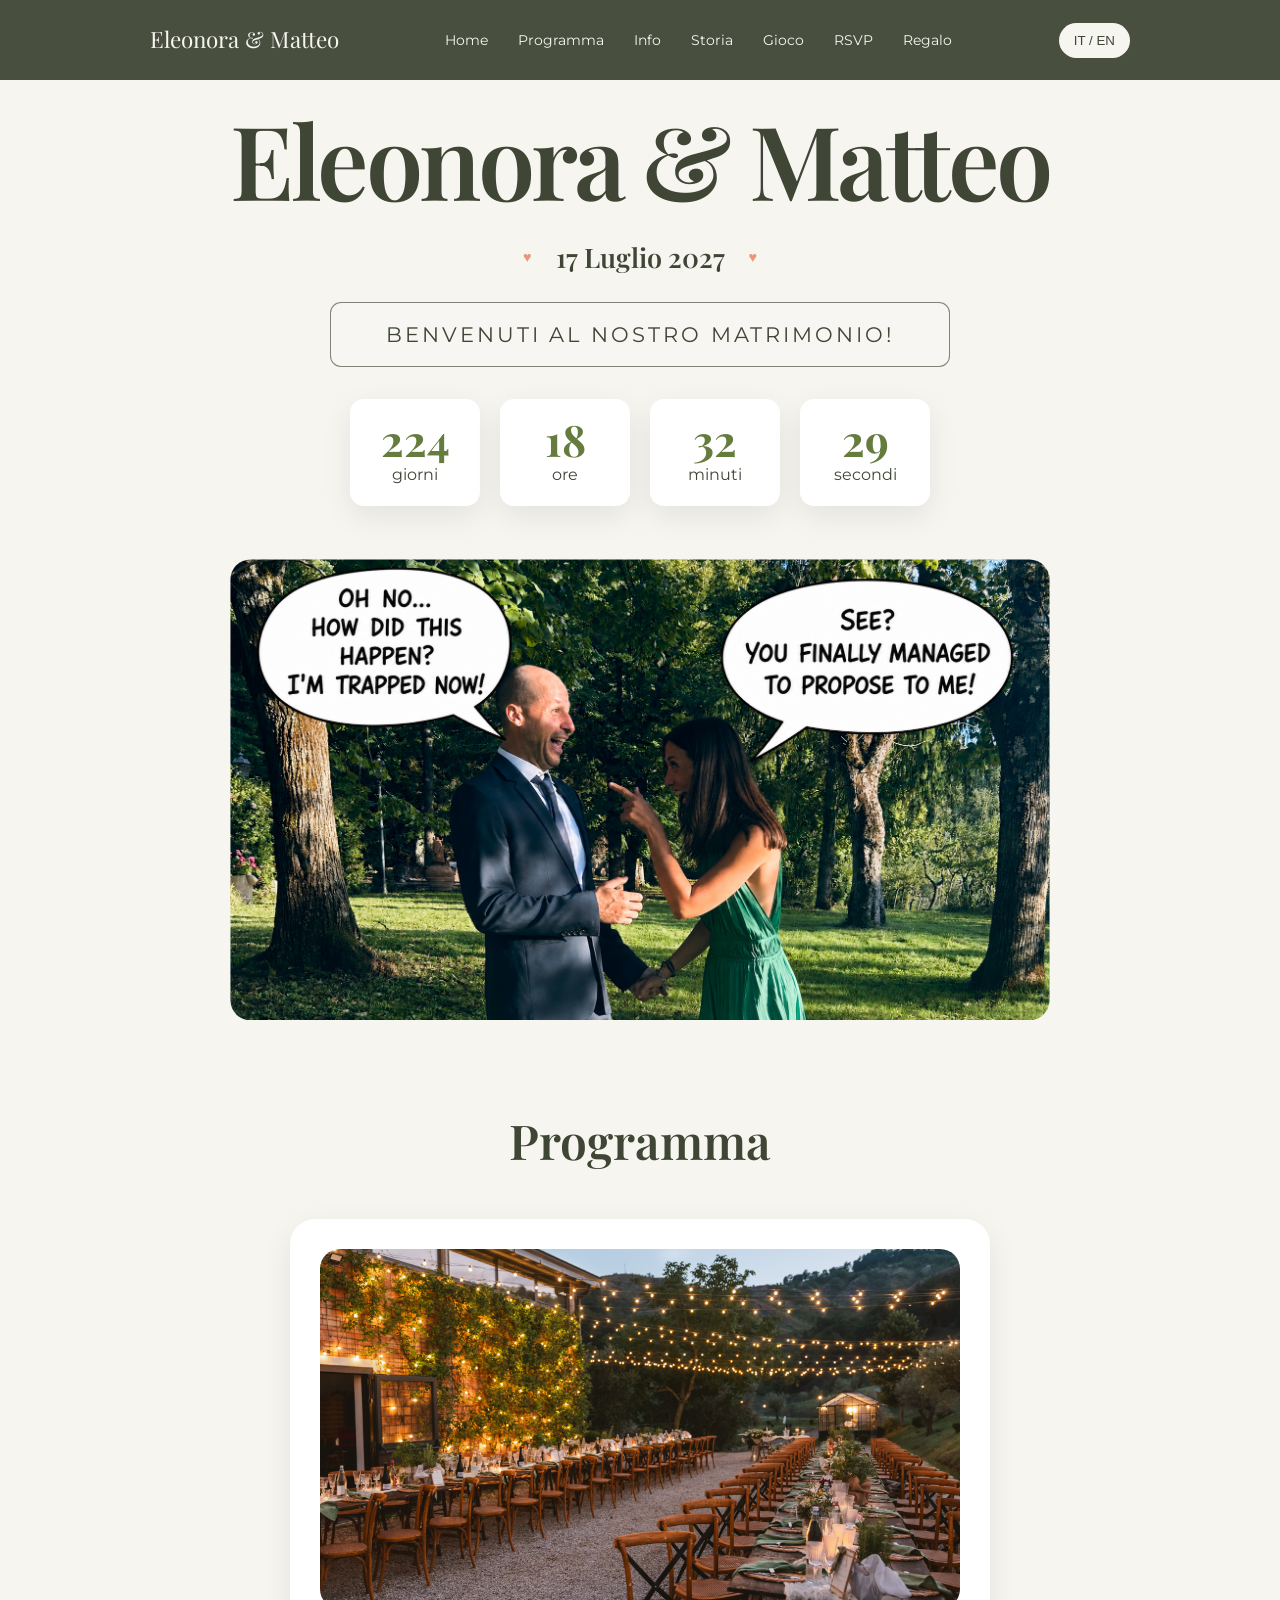
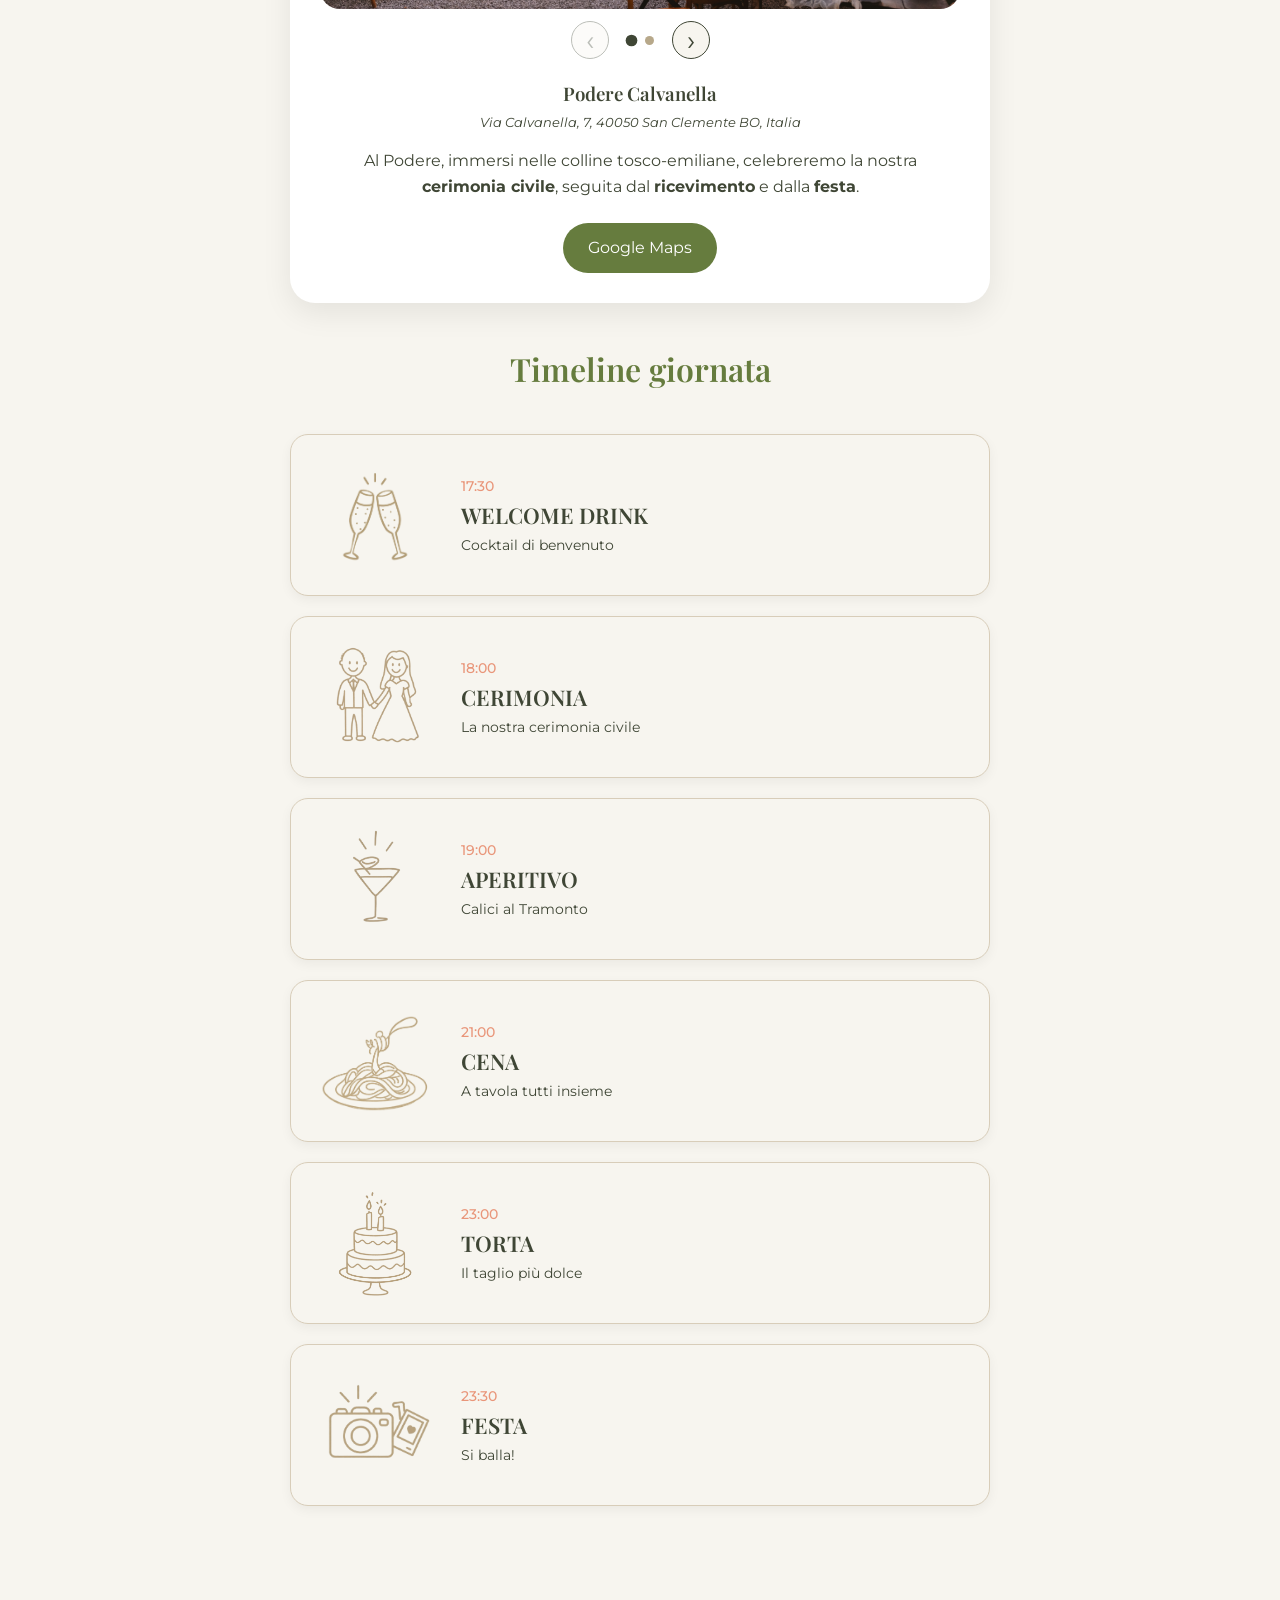
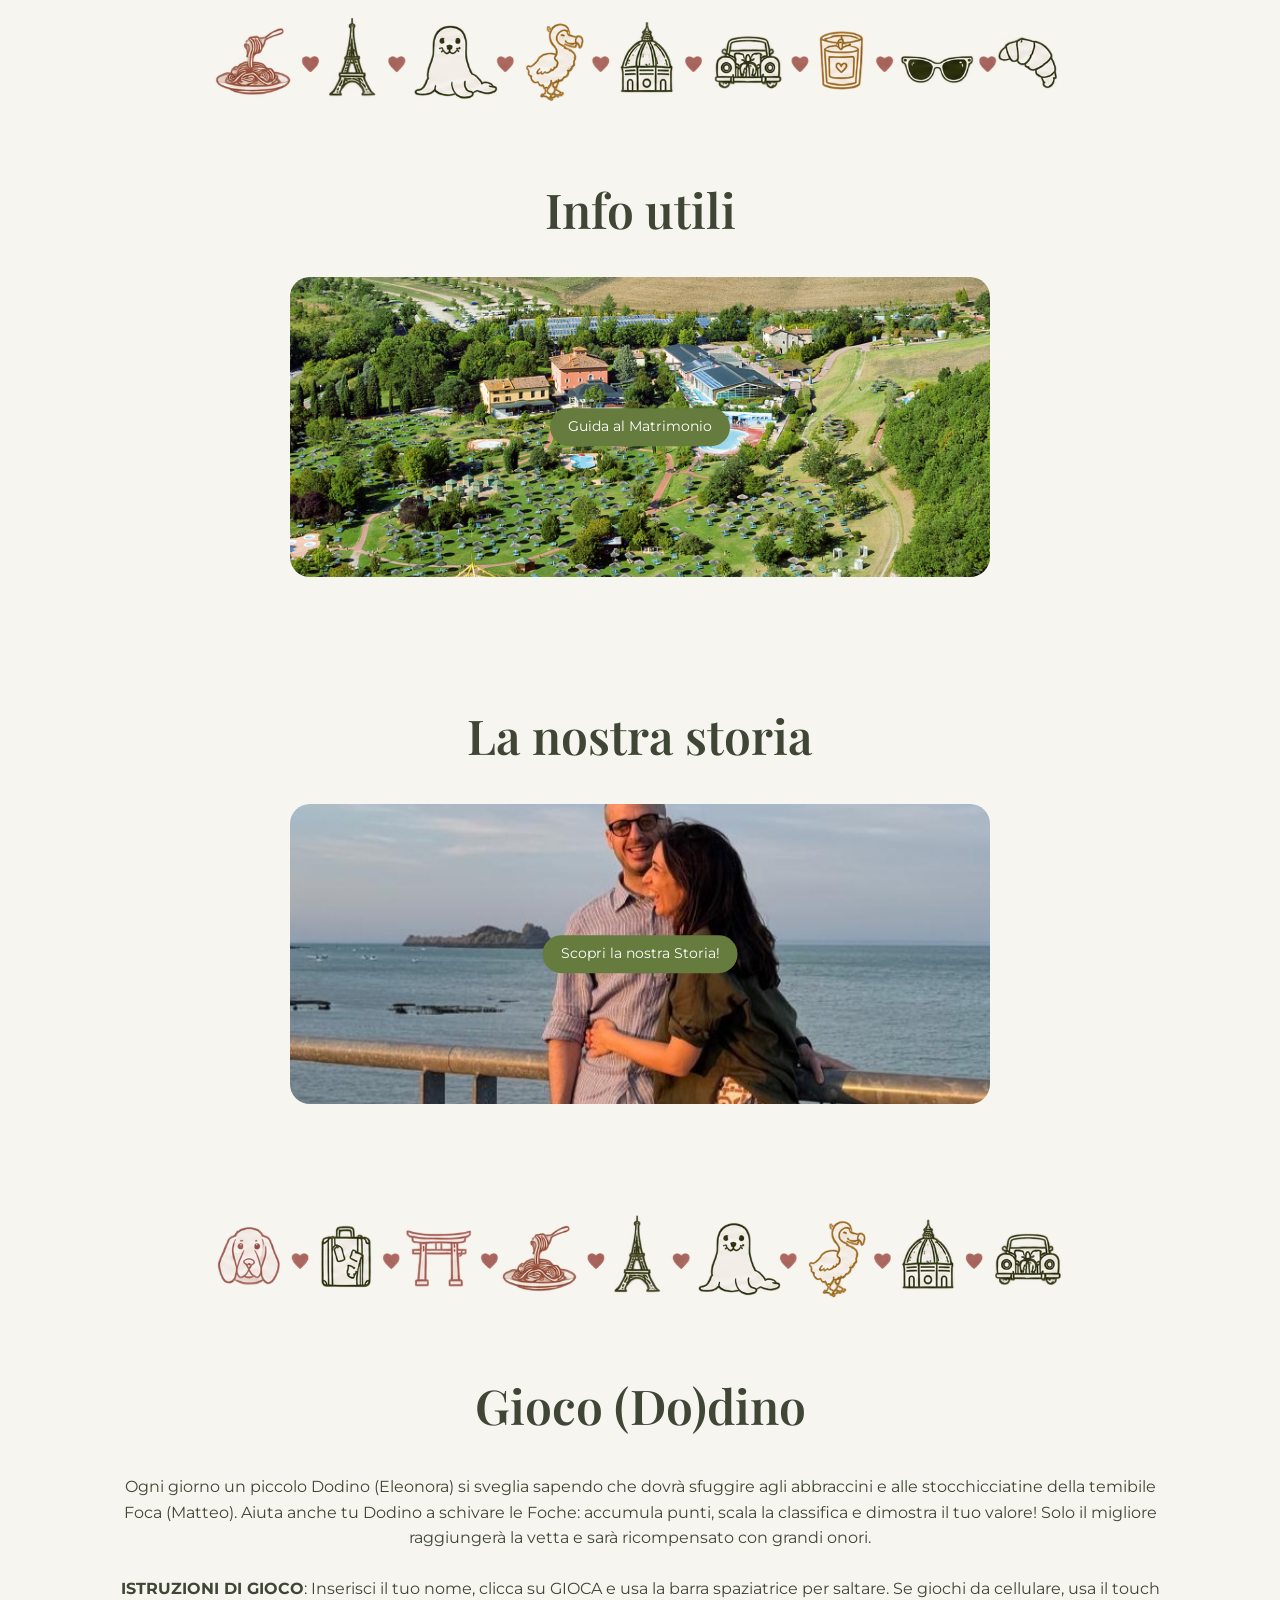
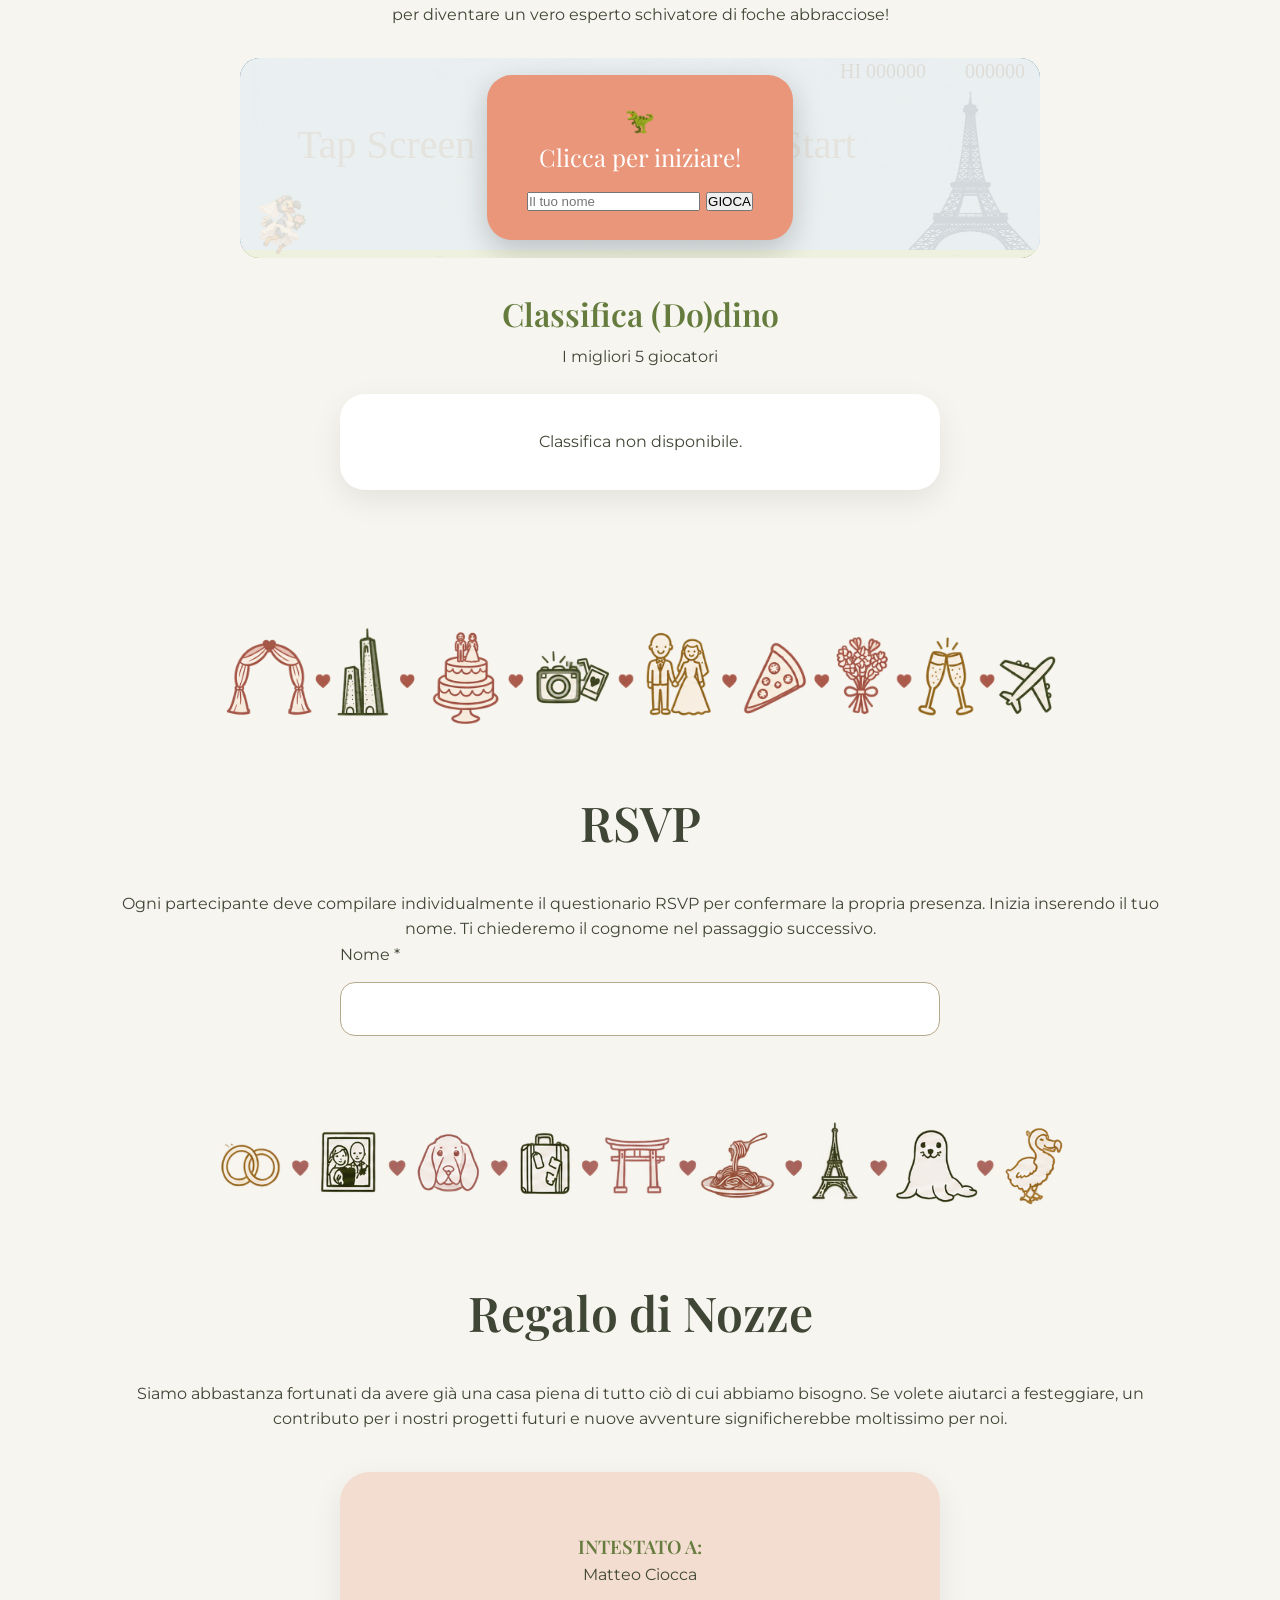
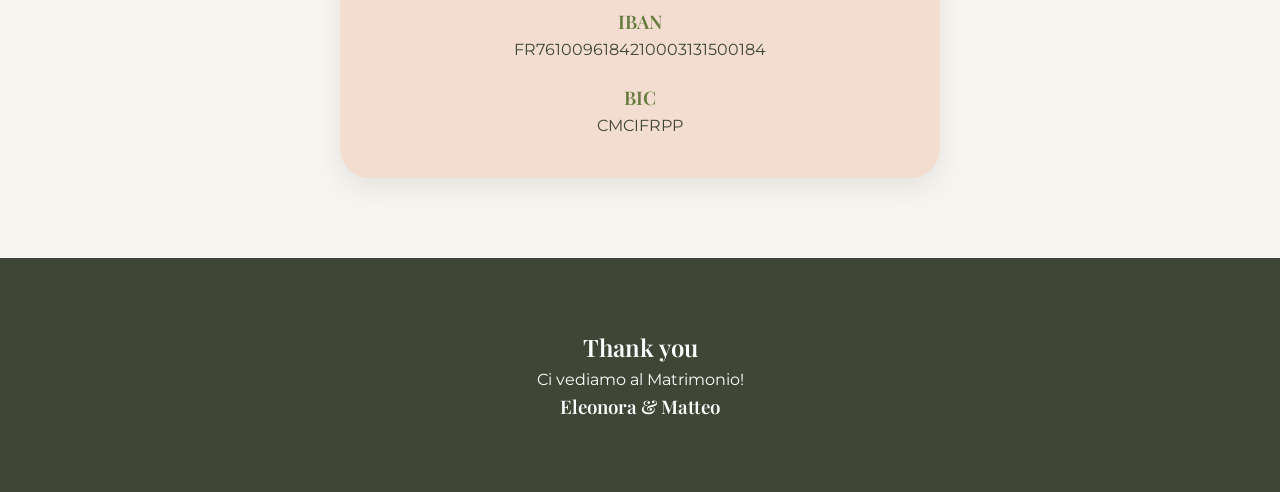
<file: index.html>
<!DOCTYPE html>
<html lang="it">

<head>

<meta charset="UTF-8">
<meta name="viewport" content="width=device-width, initial-scale=1.0">
<title>E & M | Wedding</title>
<link rel="preconnect" href="https://fonts.googleapis.com">
<link rel="preconnect" href="https://fonts.gstatic.com" crossorigin>
<link href="https://fonts.googleapis.com/css2?family=Montserrat:wght@300;400;500;600&family=Playfair+Display:wght@400;500;600;700&display=swap" rel="stylesheet">
<link rel="stylesheet" href="css/style.css">

<link rel="icon" type="image/png" href="assets/images/focaedodo.PNG">

</head>

<body>

<header>

<nav class="navbar">

<div class="logo">Eleonora & Matteo</div>

<button id="menu-toggle" class="menu-toggle">☰</button>

<ul id="nav-links" class="nav-links">

<li>
<a href="#home" data-it="Home" data-en="Home">
</a>
</li>

<li>
<a href="#program" data-it="Programma" data-en="Planning">Programma</a>
</li>

<li>
<a href="#info" data-it="Info" data-en="Info">Info</a>
</li>

<li>
<a href="#about" data-it="Storia" data-en="Story">Storia</a>
</li>

<li>
<a href="#dodino_game" data-it="Gioco" data-en="Game">(Do)dino Game</a>
</li>

<li>
<a href="#rsvp" data-it="RSVP" data-en="RSVP">RSVP</a>
</li>

<li>
<a href="#wishing" data-it="Regalo" data-en="Gift">Regalo</a>
</li>

</ul>

<button id="language-switch" class="language-switch">
IT / EN
</button>

</nav>

</header>


<section id="home" class="hero3">

    <div class="hero3-content">

		<h1
			data-it="Eleonora <br>&amp; Matteo"
			data-en="Eleonora <br>&amp; Matteo">
			Eleonora <br>&amp; Matteo
		</h1>

        <div class="hero3-date-row">
            <span class="hero3-heart" aria-hidden="true">♥&#xFE0E;</span>
            <h2
                data-it="17 Luglio 2027"
                data-en="17th July 2027">
                17 Luglio 2027
            </h2>
            <span class="hero3-heart" aria-hidden="true">♥&#xFE0E;</span>
        </div>

        <div
            class="hero3-welcome"
            data-it="Benvenuti al nostro Matrimonio!"
            data-en="Welcome to our Wedding!">
            Benvenuti al nostro Matrimonio!
        </div>

        <div id="countdown"></div>
		
		<p><br></p>
		
		<picture class="hero3-picture">
			<source media="(max-width: 600px)"
					srcset="assets/images/fumetto.png">
			<img src="assets/images/fumetto.png"
				 alt=""
				 loading="lazy">
		</picture>


    </div>

</section>

<!-- DETAILS -->

<section id="program" class="section">

<h2
data-it="Programma"
data-en="Planning">
Dettagli
</h2>

<div class="card">
<div class="photo-carousel" role="region" aria-label="Podere Calvanella photos" aria-roledescription="carousel">
    <div class="photo-carousel-track" tabindex="0" aria-label="Photos: use left and right arrow keys">
        <img src="assets/images/podere_calvanella.jpg" alt="Podere Calvanella" class="photo-carousel-slide">
        <img src="assets/images/calvanella.jpg" alt="Podere Calvanella — 2" class="photo-carousel-slide" loading="lazy">
    </div>
    <div class="hero4-controls">
        <button class="hero4-arrow hero4-prev" type="button" aria-label="Previous">‹</button>
        <div class="hero4-dots" aria-label="Carousel position"></div>
        <button class="hero4-arrow hero4-next" type="button" aria-label="Next">›</button>
    </div>
</div>

<h3>Podere Calvanella</h3>

<p class="location-address">
    Via Calvanella, 7, 40050 San Clemente BO, Italia
</p>

<p
data-it="
Al Podere, immersi nelle colline tosco‑emiliane,
celebreremo la nostra <strong>cerimonia civile</strong>, seguita dal <strong>ricevimento</strong> e dalla <strong>festa</strong>."
data-en="
At the Podere, immersed in the Tuscan‑Emilian hills, 
we will celebrate our <strong>civil ceremony</strong>, followed by the <strong>reception</strong> and the <strong>party</strong>.">
"Location B&B Podere Calvanella"
</p>

<a class="button"
href="https://maps.app.goo.gl/Gd3beyQJD9gdqfGf9"
target="_blank">
Google Maps
</a>

</div>

<h3 class="section-subtitle"
	data-it="Timeline giornata"
	data-en="Wedding timeline">
	Timeline giornata
</h3>


<div class="hero6">

    <div class="hero6-tile">
        <img
            src="assets/images/welcome_drink.png"
            class="hero6-icon"
            alt="Welcome Drink">

        <div class="hero6-content">
            <div class="hero6-time">17:30</div>

            <h3 data-it="WELCOME DRINK" data-en="WELCOME DRINK">
                WELCOME DRINK
            </h3>

            <p data-it="Cocktail di benvenuto"
			data-en="Welcome cocktail">
                Cocktail di benvenuto
            </p>
        </div>
    </div>

    <div class="hero6-tile">
        <img
            src="assets/images/cerimonia.png"
            class="hero6-icon"
            alt="Cerimonia">

        <div class="hero6-content">
            <div class="hero6-time">18:00</div>

            <h3 data-it="CERIMONIA" data-en="CEREMONY">
                CERIMONIA
            </h3>

            <p data-it="La nostra cerimonia civile"
               data-en="Our civil ceremony">
                La nostra cerimonia civile
            </p>
        </div>
    </div>

    <div class="hero6-tile">
        <img
            src="assets/images/aperitivo.png"
            class="hero6-icon"
            alt="Aperitivo">

        <div class="hero6-content">
            <div class="hero6-time">19:00</div>

            <h3 data-it="APERITIVO" data-en="APERITIF">
                APERITIVO
            </h3>

            <p data-it="Calici al Tramonto"
               data-en="Sunset Sips">
                Aperitivo insieme
            </p>
        </div>
    </div>

    <div class="hero6-tile">
        <img
            src="assets/images/cena.png"
            class="hero6-icon"
            alt="Cena">

        <div class="hero6-content">
            <div class="hero6-time">21:00</div>

            <h3 data-it="CENA" data-en="DINNER">
                CENA
            </h3>

            <p data-it="A tavola tutti insieme"
               data-en="Dining all together">
                Cena di matrimonio
            </p>
        </div>
    </div>

    <div class="hero6-tile">
        <img
            src="assets/images/torta.png"
            class="hero6-icon"
            alt="Torta">

        <div class="hero6-content">

            <div class="hero6-time">23:00</div>

            <h3 data-it="TORTA" data-en="CAKE">
                TORTA
            </h3>

            <p data-it="Il taglio più dolce"
               data-en="The sweetest cut">
                Taglio della torta
            </p>
        </div>
    </div>

    <div class="hero6-tile">
        <img
            src="assets/images/festa.png"
            class="hero6-icon"
            alt="Festa">

        <div class="hero6-content">

            <div class="hero6-time">23:30</div>

            <h3 data-it="FESTA" data-en="PARTY">
                FESTA
            </h3>

            <p data-it="Si balla!"
               data-en="Let's dance!">
                Musica e festa
            </p>
        </div>
    </div>

</div>

</section>

<!-- BANNER: copy this block between other sections as needed. -->
<div class="section-banner">
    <img src="assets/images/banner_1.png" alt="" loading="lazy">
</div>

<!-- INFO -->

<section id="info" class="section">

	<h2
		data-it="Info utili"
		data-en="Useful information">
		Info utili
	</h2>
	
<div class="photo-link">
    <img src="assets/images/casale_salute.jpg"
         alt="Segreto">

    <a class="button"
       href="https://eleonora-matteo.github.io/dormire.html"
       data-it="Guida al Matrimonio"
       data-en="Wedding guide">
        Informazioni
    </a>	
	
</div>	
	
</section>



<!-- ABOUT -->

<section id="about" class="section">

    <h2
        data-it="La nostra storia"
        data-en="About us">
        La nostra storia
    </h2>
	
<div class="photo-link">
    <img src="assets/images/segreto_old.JPG"
         alt="Segreto">

    <a class="button"
       href="https://eleonora-matteo.github.io/storia.html"
       data-it="Scopri la nostra Storia!"
       data-en="Discover our Story!">
        Scopri la Nostra Storia!
    </a>	
	
</div>	
	
</section>

<!-- BANNER: copy this block between other sections as needed. -->
<div class="section-banner">
    <img src="assets/images/banner_2.png" alt="" loading="lazy">
</div>

<section id="dodino_game" class="section">

<h2 data-it="Gioco (Do)dino" data-en="(Do)dino Game">
(Do)dino Game
</h2>

<p 
data-it="
Ogni giorno un piccolo Dodino (Eleonora) si sveglia sapendo che 
dovrà sfuggire agli abbraccini e alle stocchicciatine della temibile Foca (Matteo). 
Aiuta anche tu Dodino a schivare le Foche: accumula punti, scala la classifica e 
dimostra il tuo valore! Solo il migliore raggiungerà la vetta e sarà ricompensato con grandi onori.
" 

data-en="
Every day, little Dodino (Eleonora) wakes up knowing she must escape 
the hugs and tickle‑attacks of the fearsome Seal (Matteo). 
Help Dodino dodge the Seals: earn points, climb the leaderboard, 
and prove your skills! Only the best will reach the top and be rewarded with great honors.

"
>
Contesto Gioco.
</p>

<p 
data-it="
<br><strong>ISTRUZIONI DI GIOCO</strong>: Inserisci il tuo nome, clicca su GIOCA e usa la barra 
spaziatrice per saltare. Se giochi da cellulare, usa il touch per diventare un vero esperto schivatore di foche abbracciose!
" 

data-en="
<br><strong>GAME INSTRUCTIONS</strong>: Enter your name, click PLAY, and use the space bar to jump. 
If you’re on mobile, use touch controls to become a true master at dodging cuddly seals!
"
>
Story Game
</p>



<div class="timeline">


	<div class="game-container">

		<iframe 
			id="dino-frame"
			src="index_dino.html"
			frameborder="0"
			scrolling="no">
		</iframe>


		<div id="dino-start-overlay">

			<div class="dino-message">

				<div id="dino-overlay-title"
					 data-it="🦖<br>Clicca per iniziare!"
					 data-en="🦖<br>Click to start!">
					🦖<br>Clicca per iniziare!
				</div>

				<input
					id="dino-player-name"
					type="text"
					maxlength="30"
					placeholder="Il tuo nome"
					autocomplete="nickname"
					enterkeyhint="go"
				>

				<button
					id="dino-start-button"
					type="button"
					data-it="GIOCA"
					data-en="PLAY">
					GIOCA
				</button>

				<div
					id="dino-last-score"
					style="display:none;">
				</div>

			</div>

		</div>


	</div>


	<div class="timeline-item ranking-section">
		<div class="ranking-content">
			<h3
				data-it="Classifica (Do)dino"
				data-en="(Do)dino Ranking">
				Classifica (Do)dino
			</h3>
			<p
				data-it="I migliori 5 giocatori"
				data-en="Top 5 players">
				I migliori 5 giocatori
			</p>
			<div id="dino-ranking">
				<div class="ranking-loading"
					 data-it="Caricamento classifica..."
					 data-en="Loading ranking...">
					Caricamento classifica...
				</div>
			</div>
		</div>
	</div>

</div>

</section>

<!-- RSVP -->

<!-- BANNER: copy this block between other sections as needed. -->
<div class="section-banner">
    <img src="assets/images/banner_3.png" alt="" loading="lazy">
</div>

<section id="rsvp" class="section">


<h2>RSVP</h2>



<p
data-it="Ogni partecipante deve compilare individualmente il questionario RSVP per confermare la propria presenza. Inizia inserendo il tuo nome. Ti chiederemo il cognome nel passaggio successivo."
data-en="Each guest must complete the RSVP questionnaire individually to confirm their attendance. Start by entering your first name. We’ll ask for your last name in the next step.">
Partecipanti
</p>





<form id="rsvp-form" class="rsvp-form" action="https://docs.google.com/forms/d/e/1FAIpQLSdDSfc0gA2O6rSJ-x0rNb5uKGlyakX91HrUwyPWRupvN8yq4w/formResponse" method="POST" onsubmit="event.preventDefault()">
<div data-rsvp-suggest>
<label for="rsvp-name" data-it="Nome *" data-en="First name *">Nome *</label>
<input id="rsvp-name" type="text" name="entry.117939672" autocomplete="off" aria-controls="rsvp-names" aria-expanded="false" aria-describedby="rsvp-status" required>
<div id="rsvp-names" hidden></div>
</div>
<fieldset id="rsvp-surname-stage" hidden disabled style="border:0;padding:0;margin:0;min-width:0;" data-rsvp-suggest>
<label for="rsvp-surname" data-it="Cognome *" data-en="Last name *">Cognome *</label>
<input id="rsvp-surname" type="text" name="entry.1658100118" autocomplete="off" aria-controls="rsvp-surnames" aria-expanded="false" required>
<div id="rsvp-surnames" hidden></div>
</fieldset>
<fieldset id="rsvp-details" hidden disabled style="border:0;padding:0;margin:0;min-width:0;">
<label for="rsvp-983820881" data-it="Email *" data-en="Email *">Email *</label>
<input id="rsvp-983820881" type="email" name="entry.983820881" required>
<label for="rsvp-791230968"data-it="Allergie, Intolleranze e Diete Alimentari (solo vegani/vegetariani)*"data-en="Allergies, Intolerances and Dietary Requirements (vegan/vegetarian only)*">Allergie, Intolleranze e Diete Alimentari (solo vegani/vegetariani)*</label>
<textarea id="rsvp-791230968" name="entry.791230968" required></textarea>
<label for="rsvp-1921284157" data-it="Numero bambini / Età" data-en="Number of children / Ages">Numero bambini / Età</label>
<input id="rsvp-1921284157" type="text" name="entry.1921284157">
<label for="rsvp-1662388832" data-it="Suggerimento canzone DJ" data-en="DJ song suggestion">Suggerimento canzone DJ</label>
<input id="rsvp-1662388832" type="text" name="entry.1662388832">
<button data-it="Invia" data-en="Submit" type="submit">Invia</button>
</fieldset>
<p id="rsvp-status" role="status" aria-live="polite"></p>
<noscript>Per compilare il form RSVP è necessario JavaScript. / JavaScript is required to complete the RSVP form.</noscript>
</form>



<div id="rsvp-success" style="display:none;">


<h3
data-it="❤️ Grazie per la tua conferma!"
data-en="❤️ Thank you for your confirmation!">
❤️ Grazie per la tua conferma!
</h3>



<p
data-it="Abbiamo ricevuto la tua risposta."
data-en="We have received your RSVP.">
Abbiamo ricevuto la tua risposta.
</p>



<h4
data-it="Riepilogo informazioni inviate:"
data-en="Summary of submitted information:">
Riepilogo informazioni inviate:
</h4>



<div id="rsvp-summary">

</div>



<p>
📸
<span
data-it="Ti consigliamo di fare uno screenshot di questa schermata nel caso dovessi dimenticare i dettagli. Non preoccuparti: noi non dimenticheremo la tua risposta!"
data-en="We recommend taking a screenshot of this page in case you forget the details. Don't worry: we will not forget your RSVP!">
Ti consigliamo di fare uno screenshot di questa schermata nel caso dovessi dimenticare i dettagli. Non preoccuparti: noi non dimenticheremo la tua risposta!
</span>
</p>

<button
    id="rsvp-restart"
    type="button"
    data-it="Compila di nuovo il questionario"
    data-en="Fill out the questionnaire again"
    onclick="history.replaceState(null, '', '#rsvp'); window.location.reload();">
    Compila di nuovo il questionario
</button>



</div>

</section>

<!-- BANNER: copy this block between other sections as needed. -->
<div class="section-banner">
    <img src="assets/images/banner_4.png" alt="" loading="lazy">
</div>

<!-- WISHING WELL -->

<section id="wishing" class="section">


	<h2
	data-it="Regalo di Nozze"
	data-en="Wedding Gift">
	Regalo di Nozze
	</h2>


<p
data-it="
Siamo abbastanza fortunati da avere già una casa piena di 
tutto ciò di cui abbiamo bisogno. Se volete aiutarci a festeggiare, 
un contributo per i nostri progetti futuri e
nuove avventure significherebbe moltissimo per noi."
data-en="
We are lucky enough to already have a home full of everything 
we need. If you’d like to help us celebrate, a contribution to our 
future projects and new adventures would mean the world to us.">
</p>

<div class="iban-box">

<h3>INTESTATO A:</h3>
<p>Matteo Ciocca</p>
<h3>IBAN</h3>
<p>FR7610096184210003131500184</p>
<h3>BIC</h3>
<p>CMCIFRPP</p>
</div>

</section>




<footer>
<h2>Thank you</h2>
<p>Ci vediamo al Matrimonio!</p>
<h3>Eleonora & Matteo</h3>
</footer>

<script src="js/script.js"></script>

</body>
</html>
</file>
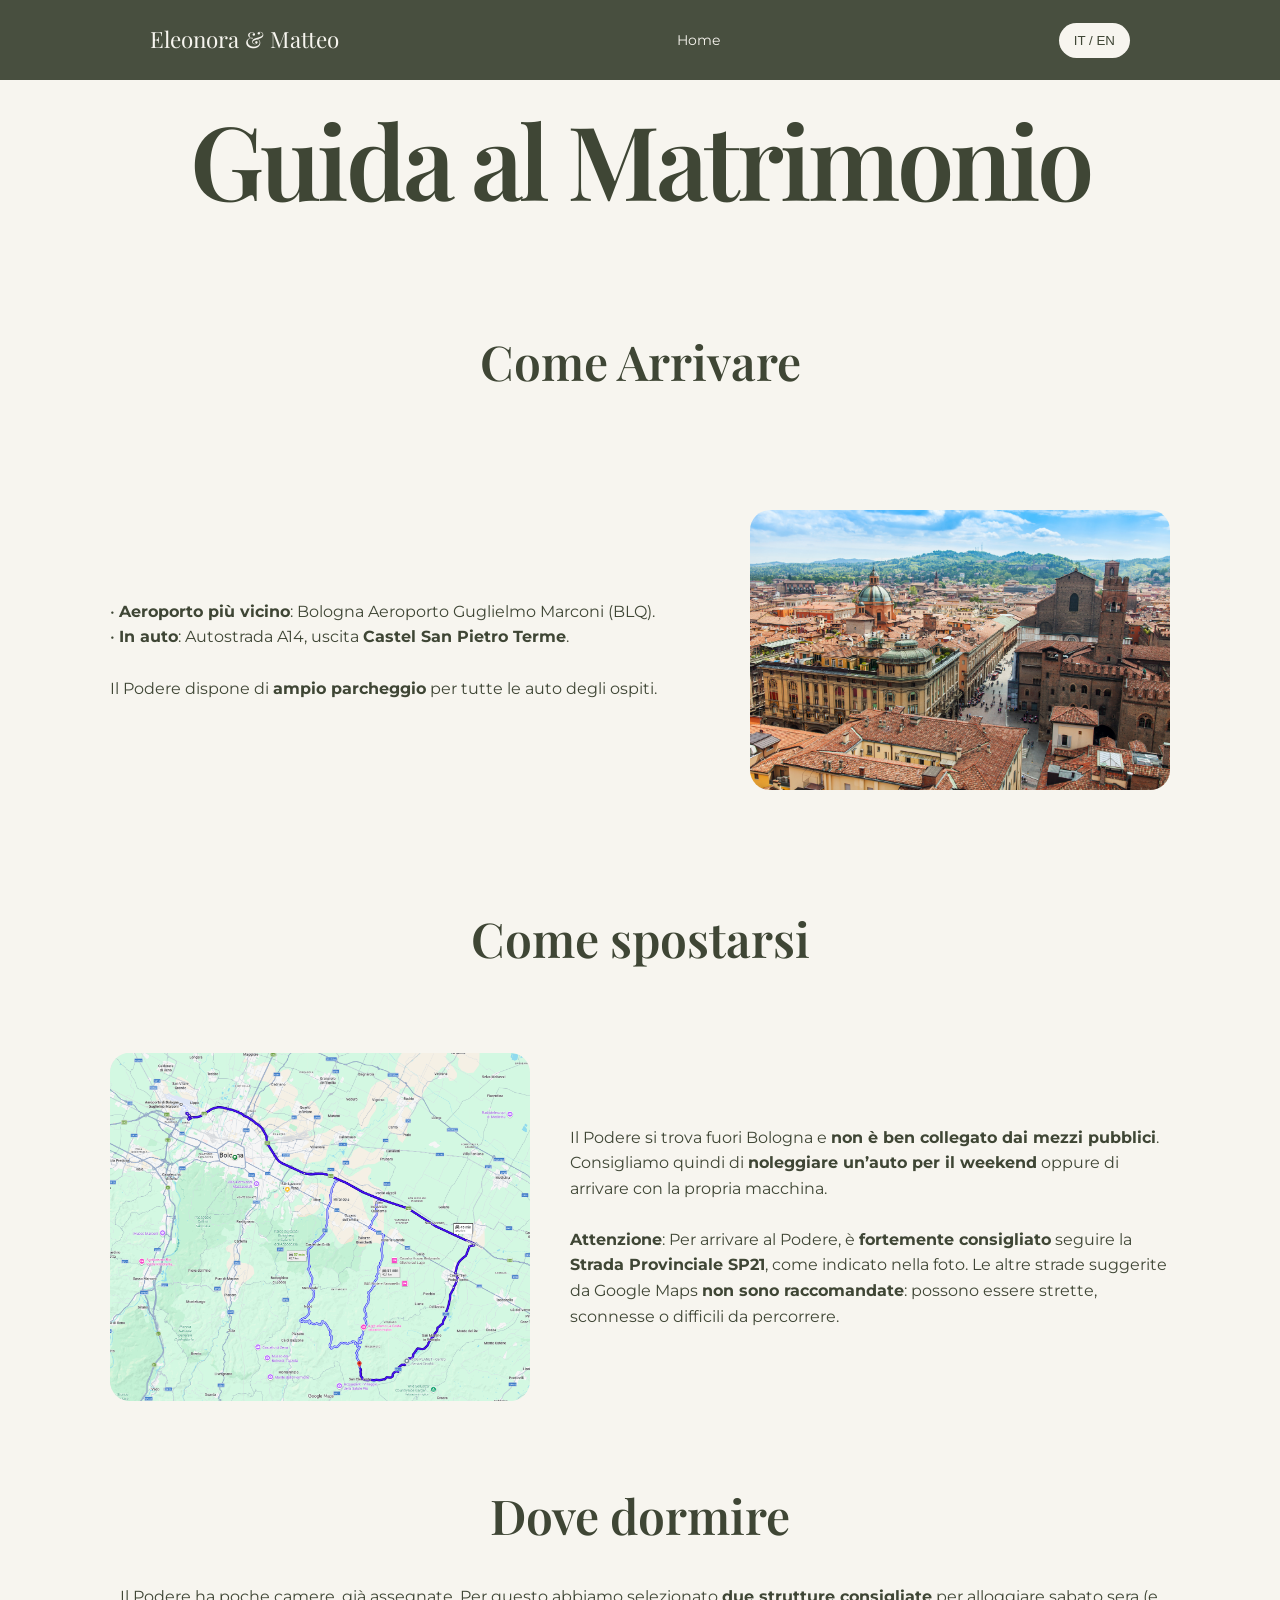
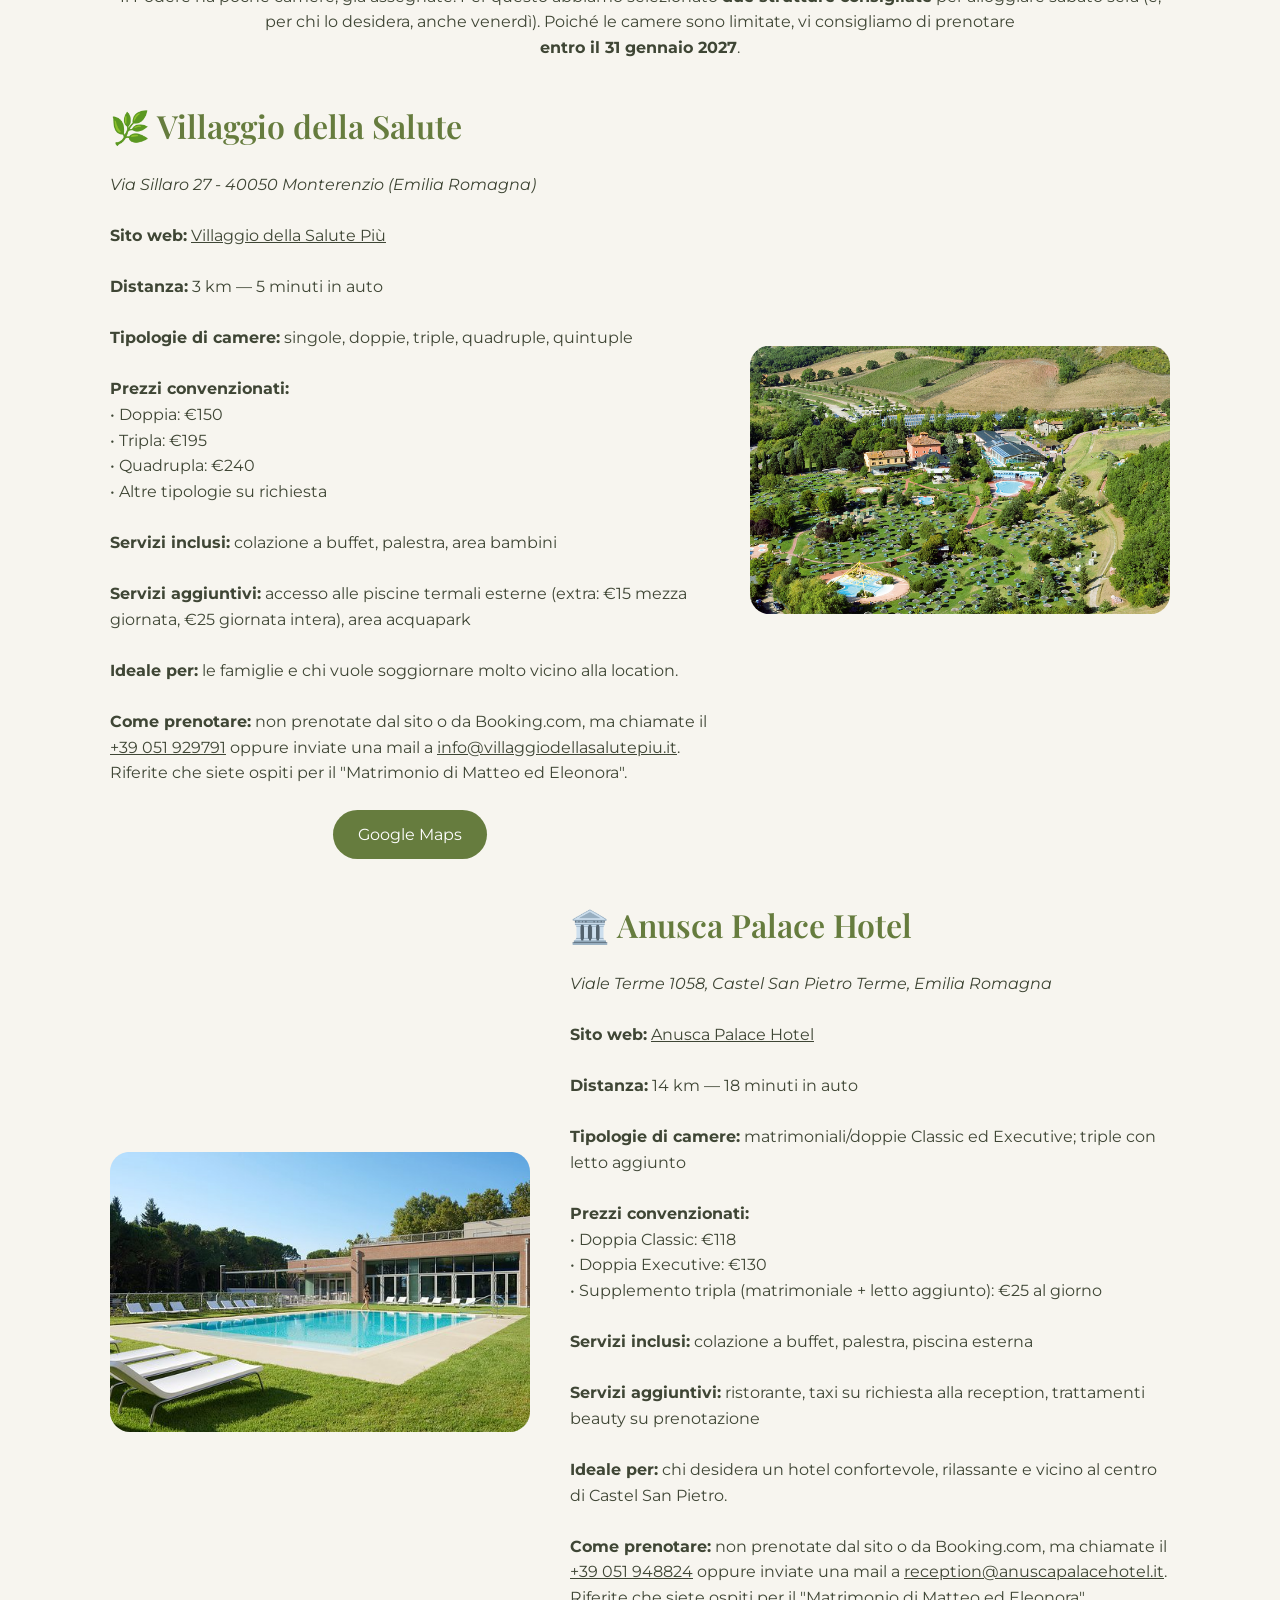
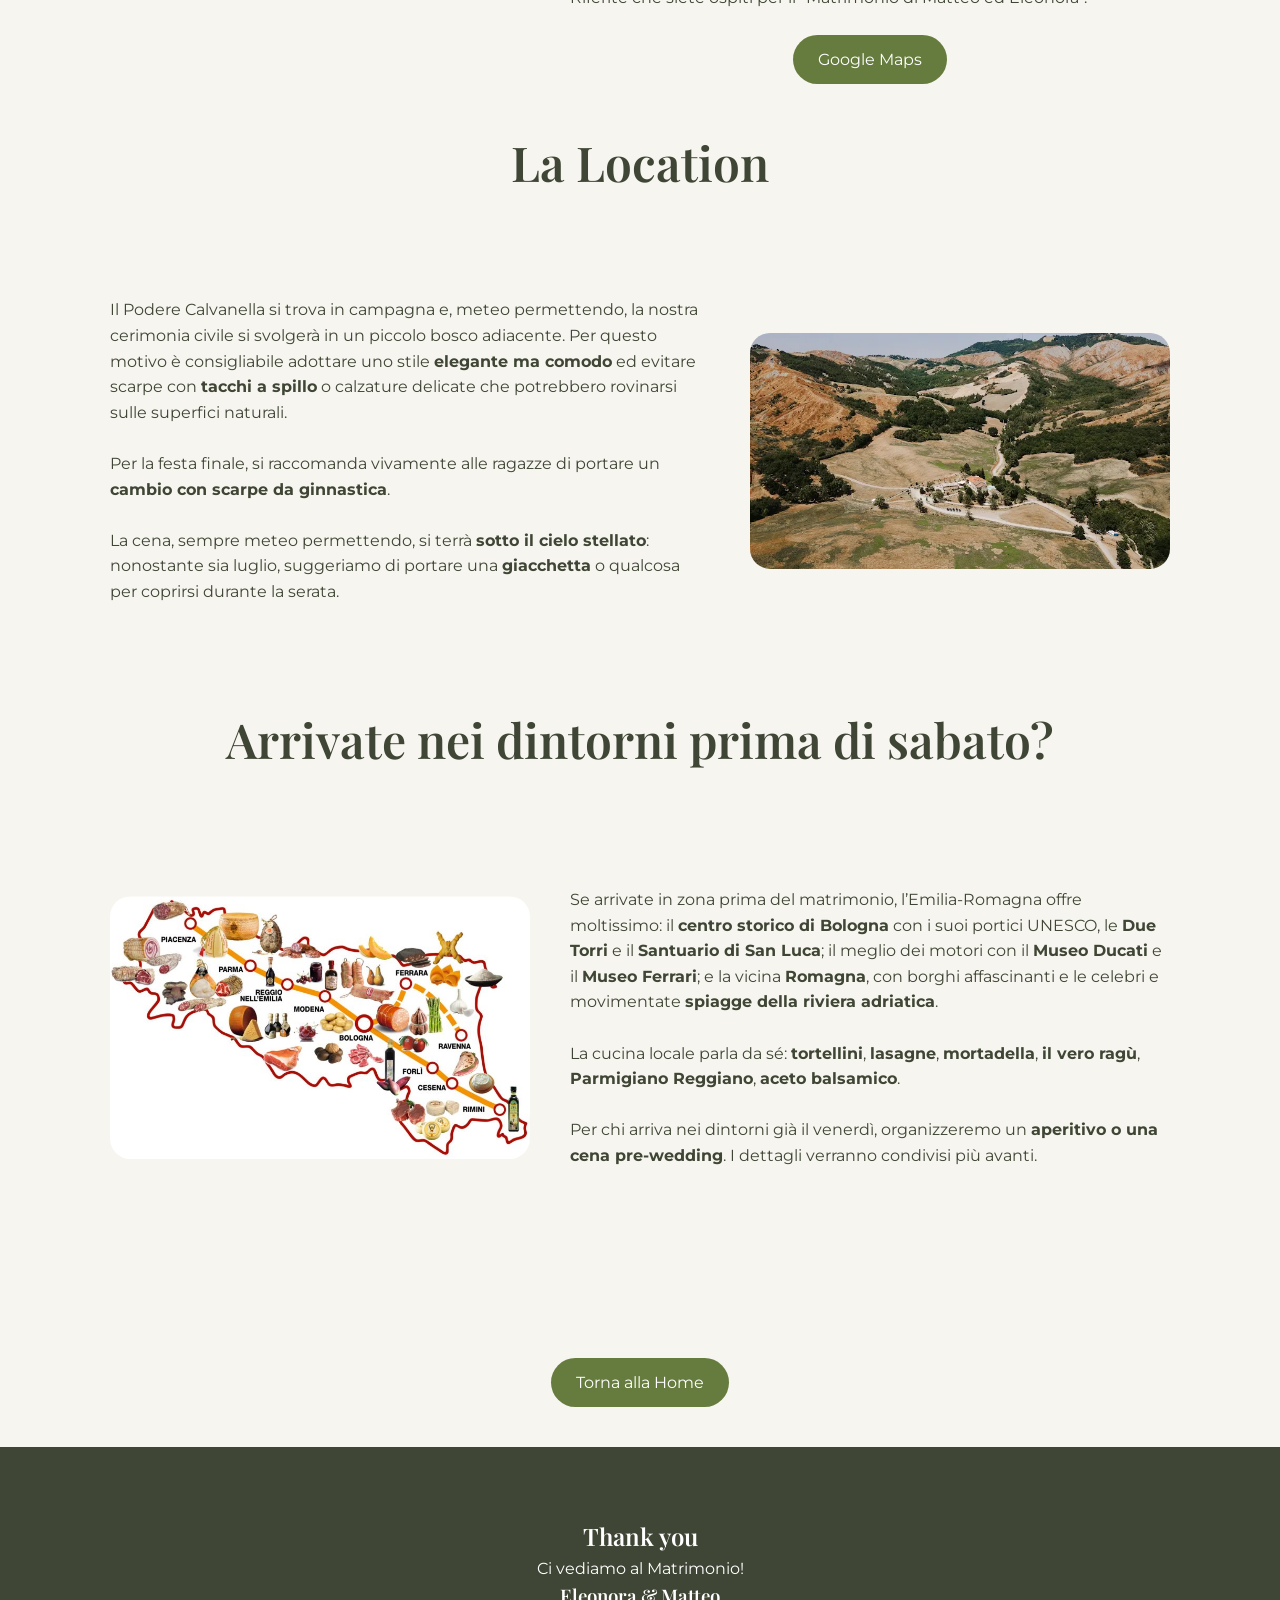
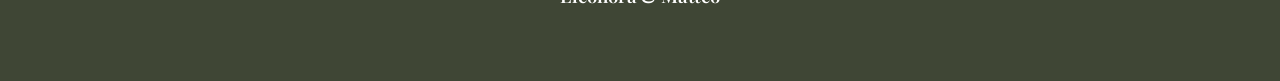
<file: dormire.html>
<!DOCTYPE html>
<html lang="it">

<head>

<meta charset="UTF-8">
<meta name="viewport" content="width=device-width, initial-scale=1.0">
<title>E & M  | Guide</title>
<link rel="preconnect" href="https://fonts.googleapis.com">
<link rel="preconnect" href="https://fonts.gstatic.com" crossorigin>
<link href="https://fonts.googleapis.com/css2?family=Montserrat:wght@300;400;500;600&family=Playfair+Display:wght@400;500;600;700&display=swap" rel="stylesheet">
<link rel="stylesheet" href="css/style.css">

<link rel="icon" type="image/png" href="assets/images/icon_foca.png">

</head>

<body>

<header>

<nav class="navbar">

<div class="logo" href="https://eleonora-matteo.github.io/">Eleonora & Matteo</div>

<button id="menu-toggle" class="menu-toggle">☰</button>

<ul id="nav-links" class="nav-links">

<li>
<a href="https://eleonora-matteo.github.io/" data-it="Home" data-en="Home">
</a>
</li>


</ul>

<button id="language-switch" class="language-switch">
IT / EN
</button>

</nav>

</header>

<section id="home" class="hero3">

    <div class="hero3-content">

		<h1
			data-it="Guida al <br>Matrimonio"
			data-en="Wedding <br>Guide">
			Eleonora <br>&amp; Matteo
		</h1>

    </div>

</section>



<section id="about" class="section">

    <h2 data-it="Come Arrivare" data-en="How to Get There">
        Come Arrivare
    </h2>

    <!-- Text left, picture right -->
    <section class="split-section split-section--text-left">
        <div class="split-section-text">

				<p
											data-it="
• <strong>Aeroporto più vicino</strong>: Bologna Aeroporto Guglielmo Marconi (BLQ).<br>
• <strong>In auto</strong>: Autostrada A14, uscita <strong>Castel San Pietro Terme</strong>.
<br><br>
Il Podere dispone di <strong>ampio parcheggio</strong> per tutte le auto degli ospiti."

											data-en="
• <strong>Nearest airport</strong>: Bologna Guglielmo Marconi Airport (BLQ).<br>
• <strong>By car</strong>: Take the A14 motorway and exit at <strong>Castel San Pietro Terme</strong>.
<br><br>
The Podere offers <strong>ample parking</strong> for all guests' cars."
>
											Come Arrivare al Podere.
										</p>

        </div>

        <img
            class="split-section-image"
            src="assets/images/bologna.jpg"
            alt="Matteo"
            loading="lazy">
    </section>

	<h2 data-it="Come spostarsi" data-en="Getting Around">Spostarsi</h2>


    <!-- Picture left, text right -->
    <section class="split-section split-section--text-right">
        <div class="split-section-text">
						<p
								data-it="
	Il Podere si trova fuori Bologna e <strong>non è ben collegato dai mezzi pubblici</strong>. 
	Consigliamo quindi di <strong>noleggiare un’auto per il weekend</strong> oppure di arrivare 
	con la propria macchina.
	<br><br>
	<strong>Attenzione</strong>: Per arrivare al Podere, è <strong>fortemente consigliato</strong> 
	seguire la <strong>Strada Provinciale SP21</strong>, come indicato nella foto. 
	Le altre strade suggerite da Google Maps <strong>non sono raccomandate</strong>: 
	possono essere strette, sconnesse o difficili da percorrere.

							"

														data-en="
	The Podere is located outside Bologna and is not well connected by public transport. 
	We therefore recommend <strong>renting a car for the weekend</strong> or arriving with your own vehicle.
	<br><br>
	<strong>Important</strong>: To reach the Podere, it is strongly recommended to follow the 
	<strong>SP21 Provincial Road</strong>, 
	as shown in the photo. Other routes suggested by Google Maps are <strong>not advised</strong>, 
	as they may be narrow, uneven, or difficult to drive on.

						">
                            Spostarsi.
                        </p>

        </div>

        <img
            class="split-section-image"
            src="assets/images/roads.png"
            alt="Eleonora"
            loading="lazy">
    </section>
	
	<h2 data-it="Dove dormire" data-en="Where to Stay">Dormire</h2>
	
	<p
		data-it="
	Il Podere ha poche camere, già assegnate. Per questo abbiamo selezionato <strong>due strutture consigliate</strong> 
	per alloggiare sabato sera (e, per chi lo desidera, anche venerdì). Poiché le camere sono limitate, 
	vi consigliamo di prenotare<br><strong>entro il 31 gennaio 2027</strong>.
	"

								data-en="
	The Podere has only a few rooms, which have already been allocated. 
	We have therefore selected <strong>two recommended places to stay</strong> for Saturday night 
	(and Friday too, if you wish). As rooms are limited, we recommend booking<br><strong>by 31 January 2027</strong>.
	">
		Intro Strutture.
	</p>	
	

    <!-- Text left, picture right -->
    <section class="split-section split-section--text-left">
        <div class="split-section-text">
                        <h3
                            data-it="🌿 Villaggio della Salute"
                            data-en="🌿 Villaggio della Salute">
                            Salute
                        </h3>
			<p
				data-it="
			<em>Via Sillaro 27 - 40050 Monterenzio (Emilia Romagna)</em>
			<br><br>

			<strong>Sito web:</strong>
			<a href='https://www.villaggiodellasalutepiu.it/it/'
			   target='_blank'
			   rel='noopener noreferrer'
			   style='text-decoration: underline;'>
				Villaggio della Salute Più
			</a>
			<br><br>

			<strong>Distanza:</strong> 3 km — 5 minuti in auto
			<br><br>

			<strong>Tipologie di camere:</strong>
			singole, doppie, triple, quadruple, quintuple
			<br><br>

			<strong>Prezzi convenzionati:</strong><br>
			• Doppia: €150<br>
			• Tripla: €195<br>
			• Quadrupla: €240<br>
			• Altre tipologie su richiesta
			<br><br>

			<strong>Servizi inclusi:</strong>
			colazione a buffet, palestra, area bambini
			<br><br>

			<strong>Servizi aggiuntivi:</strong>
			accesso alle piscine termali esterne
			(extra: €15 mezza giornata, €25 giornata intera), area acquapark
			<br><br>

			<strong>Ideale per:</strong>
			le famiglie e chi vuole soggiornare molto vicino alla location.
			<br><br>

			<strong>Come prenotare:</strong>
			non prenotate dal sito o da Booking.com, ma chiamate il
			<a href='tel:+39051929791'
			   style='text-decoration: underline;'>+39 051 929791</a>
			oppure inviate una mail a
			<a href='mailto:info@villaggiodellasalutepiu.it'
			   style='text-decoration: underline;'>info@villaggiodellasalutepiu.it</a>.
			Riferite che siete ospiti per il &quot;Matrimonio di Matteo ed Eleonora&quot;.
			"

				data-en="
			<em>Via Sillaro 27 - 40050 Monterenzio (Emilia Romagna)</em>
			<br><br>

			<strong>Website:</strong>
			<a href='https://www.villaggiodellasalutepiu.it/it/'
			   target='_blank'
			   rel='noopener noreferrer'
			   style='text-decoration: underline;'>
				Villaggio della Salute Più
			</a>
			<br><br>

			<strong>Distance:</strong> 3 km — 5 minutes by car
			<br><br>

			<strong>Room types:</strong>
			single, double, triple, quadruple and five-person rooms
			<br><br>

			<strong>Special rates:</strong><br>
			• Double: €150<br>
			• Triple: €195<br>
			• Quadruple: €240<br>
			• Other room types available on request
			<br><br>

			<strong>Included amenities:</strong>
			buffet breakfast, gym, children's play area
			<br><br>

			<strong>Additional amenities:</strong>
			access to outdoor thermal pools
			(extra: €15 for half a day, €25 for a full day), water park
			<br><br>

			<strong>Ideal for:</strong>
			families and anyone wishing to stay very close to the wedding venue.
			<br><br>

			<strong>How to book:</strong>
			please do not book through the website or Booking.com. Instead, call
			<a href='tel:+39051929791'
			   style='text-decoration: underline;'>+39 051 929791</a>
			or email
			<a href='mailto:info@villaggiodellasalutepiu.it'
			   style='text-decoration: underline;'>info@villaggiodellasalutepiu.it</a>.
			Mention that you are guests attending the &quot;Matrimonio di Matteo ed Eleonora&quot;.
			">
				Informazioni sul Villaggio della Salute Più.
			</p>

            <div class="split-section-actions">
                <a
                    class="button"
                    href="https://maps.app.goo.gl/jdbFfAsTo27eBYDM8"
                    target="_blank"
                    rel="noopener noreferrer">
                    Google Maps
                </a>
            </div>

        </div>						
						
        <img
            class="split-section-image"
            src="assets/images/villaggio-salute.jpg"
            alt="Matteo"
            loading="lazy">
    </section>

    <!-- Picture left, text right -->
    <section class="split-section split-section--text-right">
        <div class="split-section-text">

			<h3
				data-it="🏛️ Anusca Palace Hotel"
				data-en="🏛️ Anusca Palace Hotel">
				Hotel
			</h3>			

		<p
			data-it="
		<em>Viale Terme 1058, Castel San Pietro Terme, Emilia Romagna</em>
		<br><br>

		<strong>Sito web:</strong>
		<a href='https://www.anuscapalacehotel.com/'
		   target='_blank'
		   rel='noopener noreferrer'
		   style='text-decoration: underline;'>
			Anusca Palace Hotel
		</a>
		<br><br>

		<strong>Distanza:</strong> 14 km — 18 minuti in auto
		<br><br>

		<strong>Tipologie di camere:</strong>
		matrimoniali/doppie Classic ed Executive; triple con letto aggiunto
		<br><br>

		<strong>Prezzi convenzionati:</strong><br>
		• Doppia Classic: €118<br>
		• Doppia Executive: €130<br>
		• Supplemento tripla (matrimoniale + letto aggiunto): €25 al giorno
		<br><br>

		<strong>Servizi inclusi:</strong>
		colazione a buffet, palestra, piscina esterna
		<br><br>

		<strong>Servizi aggiuntivi:</strong>
		ristorante, taxi su richiesta alla reception,
		trattamenti beauty su prenotazione
		<br><br>

		<strong>Ideale per:</strong>
		chi desidera un hotel confortevole, rilassante
		e vicino al centro di Castel San Pietro.
		<br><br>

		<strong>Come prenotare:</strong>
		non prenotate dal sito o da Booking.com, ma chiamate il
		<a href='tel:+39051948824'
		   style='text-decoration: underline;'>+39 051 948824</a>
		oppure inviate una mail a
		<a href='mailto:reception@anuscapalacehotel.it'
		   style='text-decoration: underline;'>reception@anuscapalacehotel.it</a>.
		Riferite che siete ospiti per il &quot;Matrimonio di Matteo ed Eleonora&quot;.
		"

			data-en="
		<em>Viale Terme 1058, Castel San Pietro Terme, Emilia Romagna</em>
		<br><br>

		<strong>Website:</strong>
		<a href='https://www.anuscapalacehotel.com/'
		   target='_blank'
		   rel='noopener noreferrer'
		   style='text-decoration: underline;'>
			Anusca Palace Hotel
		</a>
		<br><br>

		<strong>Distance:</strong> 14 km — 18 minutes by car
		<br><br>

		<strong>Room types:</strong>
		Classic and Executive double/twin rooms; triple rooms with an extra bed
		<br><br>

		<strong>Special rates:</strong><br>
		• Classic double/twin room: €118<br>
		• Executive double/twin room: €130<br>
		• Triple occupancy supplement (double bed + extra bed): €25 per day
		<br><br>

		<strong>Included amenities:</strong>
		buffet breakfast, gym, outdoor swimming pool
		<br><br>

		<strong>Additional amenities:</strong>
		restaurant, taxi service on request at reception,
		beauty treatments by appointment
		<br><br>

		<strong>Ideal for:</strong>
		anyone looking for a comfortable, relaxing hotel
		close to the centre of Castel San Pietro.
		<br><br>

		<strong>How to book:</strong>
		please do not book through the website or Booking.com. Instead, call
		<a href='tel:+39051948824'
		   style='text-decoration: underline;'>+39 051 948824</a>
		or email
		<a href='mailto:reception@anuscapalacehotel.it'
		   style='text-decoration: underline;'>reception@anuscapalacehotel.it</a>.
		Mention that you are guests attending the &quot;Matrimonio di Matteo ed Eleonora&quot;.
		">
			Informazioni su Anusca Palace Hotel.
		</p>

            <div class="split-section-actions">
                <a
                    class="button"
                    href="https://maps.app.goo.gl/WiYqbHBuBofcLPmf9"
                    target="_blank"
                    rel="noopener noreferrer">
                    Google Maps
                </a>
            </div>

        </div>

        <img
            class="split-section-image"
            src="assets/images/anusca-palace-hotel-bologna.jpg"
            alt="Eleonora"
            loading="lazy">
    </section>	

    <h2 data-it="La Location" data-en="The Venue">
        Venue
    </h2>


    <!-- Text left, picture right -->
    <section class="split-section split-section--text-left">
        <div class="split-section-text">

			<p
				data-it="
			Il Podere Calvanella si trova in campagna e, meteo permettendo, la nostra cerimonia civile
			si svolgerà in un piccolo bosco adiacente. Per questo motivo è consigliabile
			adottare uno stile <strong>elegante ma comodo</strong> ed evitare scarpe con
			<strong>tacchi a spillo</strong> o calzature delicate che potrebbero rovinarsi
			sulle superfici naturali.
			<br><br>

			Per la festa finale, si raccomanda vivamente alle ragazze di portare un
			<strong>cambio con scarpe da ginnastica</strong>.
			<br><br>

			La cena, sempre meteo permettendo, si terrà <strong>sotto il cielo stellato</strong>:
			nonostante sia luglio, suggeriamo di portare una <strong>giacchetta</strong>
			o qualcosa per coprirsi durante la serata.
			"

				data-en="
			The Podere Calvanella is in the countryside and, weather permitting, our civil ceremony
			will take place in a small woodland nearby. We therefore recommend a
			<strong>chic and comfy</strong> style and suggest avoiding
			<strong>stiletto heels</strong> or delicate footwear that could be damaged
			on natural surfaces.
			<br><br>

			For the party at the end of the evening, we strongly recommend that the ladies
			bring a <strong>pair of comfy shoes to change into</strong>.
			<br><br>

			Dinner will also take place <strong>under the stars</strong>, weather permitting:
			even though it will be July, we suggest bringing a <strong>light jacket</strong>
			or something to keep you warm during the evening.
			">
				Consigli su abbigliamento e calzature.
			</p>
        </div>

        <img
            class="split-section-image"
            src="assets/images/calanchi.png"
            alt="Matteo"
            loading="lazy">
    </section>

    <h2 data-it="Arrivate nei dintorni prima di sabato?" data-en="Arriving before Saturday?">
        Prima di Sabato
    </h2>

    <!-- Picture left, text right -->
    <section class="split-section split-section--text-right">
        <div class="split-section-text">

		<p
			data-it="
		Se arrivate in zona prima del matrimonio, l’Emilia-Romagna offre moltissimo:
		il <strong>centro storico di Bologna</strong> con i suoi portici UNESCO,
		le <strong>Due Torri</strong> e il <strong>Santuario di San Luca</strong>;
		il meglio dei motori con il <strong>Museo Ducati</strong> e il
		<strong>Museo Ferrari</strong>; e la vicina <strong>Romagna</strong>,
		con borghi affascinanti e le celebri e movimentate
		<strong>spiagge della riviera adriatica</strong>.
		<br><br>

		La cucina locale parla da sé: <strong>tortellini</strong>,
		<strong>lasagne</strong>, <strong>mortadella</strong>,
		<strong>il vero ragù</strong>, <strong>Parmigiano Reggiano</strong>,
		<strong>aceto balsamico</strong>.
		<br><br>

		Per chi arriva nei dintorni già il venerdì, organizzeremo un
		<strong>aperitivo o una cena pre-wedding</strong>.
		I dettagli verranno condivisi più avanti.
		"

			data-en="
		If you arrive in the area before the wedding, Emilia-Romagna has plenty to offer:
		<strong>Bologna’s historic center</strong> with its UNESCO porticoes,
		the <strong>Two Towers</strong>, and the <strong>San Luca Sanctuary</strong>;
		iconic motorsport stops like the <strong>Ducati Museum</strong> and the
		<strong>Ferrari Museum</strong>; and nearby <strong>Romagna</strong>,
		with charming hilltop villages and the famous and hectic
		<strong>Adriatic Riviera beaches</strong>.
		<br><br>

		The local cuisine speaks for itself: <strong>tortellini</strong>,
		<strong>lasagne</strong>, <strong>mortadella</strong>,
		<strong>the REAL Bolognese</strong>, <strong>Parmigiano Reggiano</strong>,
		<strong>traditional balsamic vinegar</strong>.
		<br><br>

		For guests traveling from France who wish to take advantage of the
		<strong>July 14th long weekend</strong>, we also suggest considering nearby
		airports in Italy (Milano, Verona, Venezia, Firenze). It can be a great
		opportunity to explore other regions before joining us for the wedding weekend!
		<br><br>

		One important note: <strong>July in Bologna is hot</strong>.
		Sometimes <em>very</em> hot. But between porticoes, pools, hills,
		cool museums, and a lot of gelato, there are plenty of ways to enjoy the day.
		<br><br>

		For those arriving around Bologna on Friday, we will host a
		<strong>pre-wedding aperitivo or dinner</strong>. Details will follow.
		">
			Consigli per scoprire Bologna e l’Emilia-Romagna prima del matrimonio.
		</p>

        </div>

        <img
            class="split-section-image"
            src="assets/images/emilia_prodotti.jpg"
            alt="Eleonora"
            loading="lazy">
    </section>		
	

</section>


<div class="page-end-link">
    <a class="button" href="https://eleonora-matteo.github.io/">Torna alla Home</a>
</div>

<footer>
<h2>Thank you</h2>
<p>Ci vediamo al Matrimonio!</p>
<h3>Eleonora & Matteo</h3>
</footer>

<script src="js/script.js"></script>

</body>
</html>
</file>
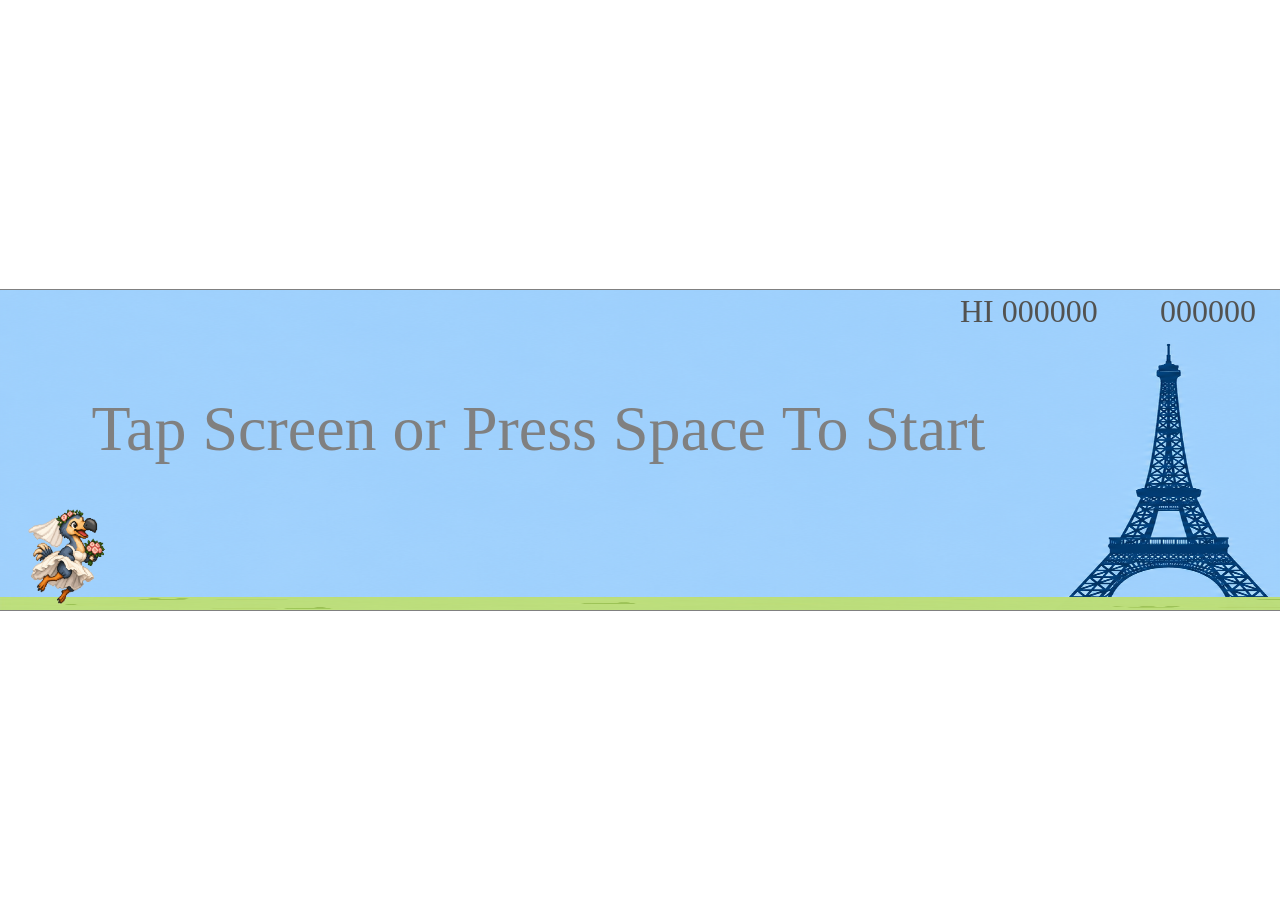
<file: index_dino.html>
<!DOCTYPE html>
<html lang="en">
  <head>
    <meta charset="UTF-8" />
    <meta http-equiv="X-UA-Compatible" content="IE=edge" />
    <meta name="viewport" content="width=device-width, initial-scale=1.0" />
    <title>Dino Game</title>
    <style>
      * {
        padding: 0px;
        margin: 0px;
      }
      body {
        display: flex;
        align-items: center;
        justify-content: center;
        flex-direction: column;
        height: 100vh;

        user-select: none;
        touch-action: none;
        -webkit-touch-callout: none;
        -webkit-user-select: none;
        -khtml-user-select: none;
        -moz-user-select: none;
        -ms-user-select: none;
        user-select: none;
        outline: none;
        -webkit-tap-highlight-color: rgba(255, 255, 255, 0);
      }
	  canvas {
		  border: 0.1px solid grey;
		  touch-action: none;
		  -webkit-user-select: none;
		  user-select: none;
		  -webkit-tap-highlight-color: transparent;
		}
	  
      a {
        color: rgb(161, 157, 157);
      }
      .links {
        margin-bottom: 20px;
        font-weight: normal;
        font-size: 1.2em;
      }
      .separator {
        color: grey;
      }
    </style>
    <script src="index.js" defer type="module"></script>
  </head>
  <body>
    <!-- <div class="links"> -->
      <!-- <a href="https://github.com/CodingWith-Adam/dino-game" -->
        <!-- >GitHub Repository</a -->
      <!-- >&nbsp;&nbsp;<span class="separator">|</span>&nbsp;&nbsp;<a -->
        <!-- href="https://youtu.be/ooru4pyEv1I" -->
        <!-- >YouTube Tutorial</a -->
      <!-- > -->
    <!-- </div> -->
    <canvas id="game"></canvas>
	
	<script>
	window.addEventListener("message", function(event) {

		if(event.data !== "START_DINO"){
			return;
		}

		window.dispatchEvent(
			new KeyboardEvent("keydown", {
				code: "Space",
				key: " "
			})
		);

		setTimeout(function(){

			window.dispatchEvent(
				new KeyboardEvent("keyup", {
					code: "Space",
					key: " "
				})
			);

		}, 120);

	});
	</script>
	
  </body>
</html>
</file>
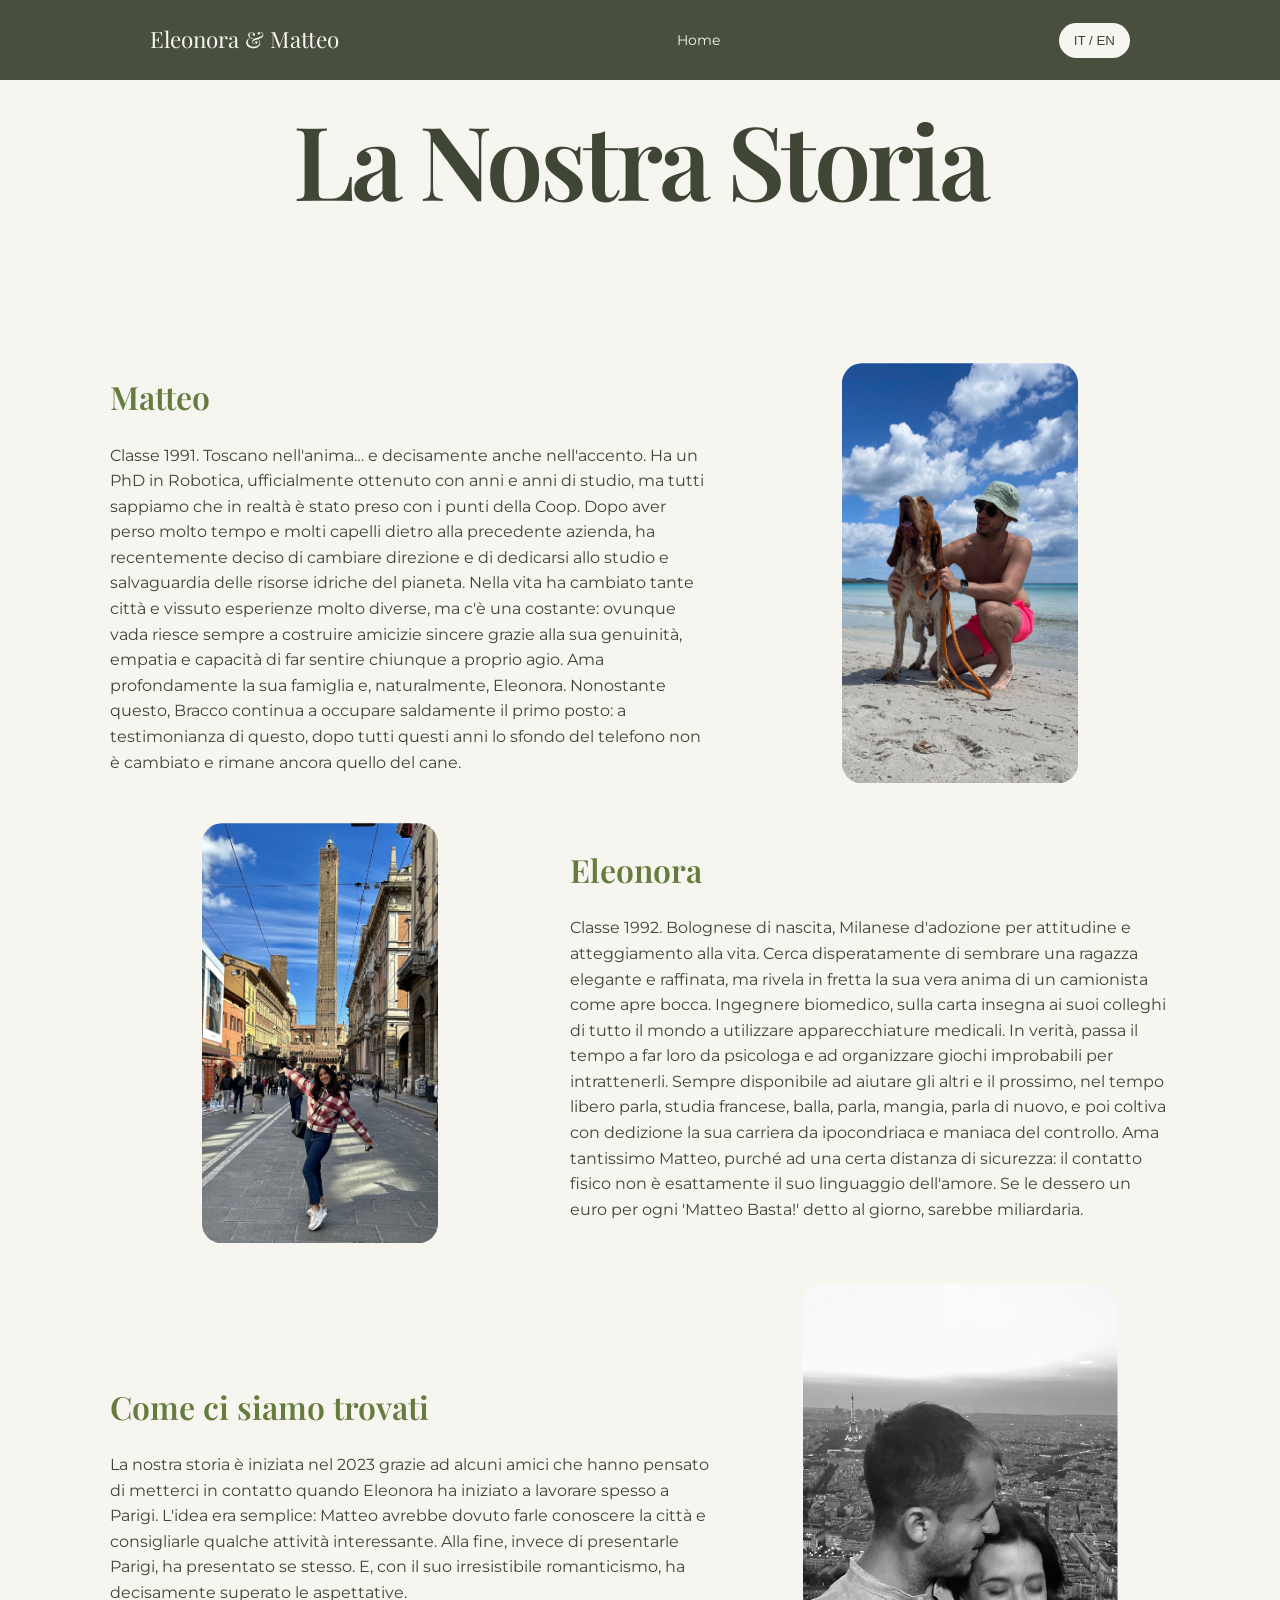
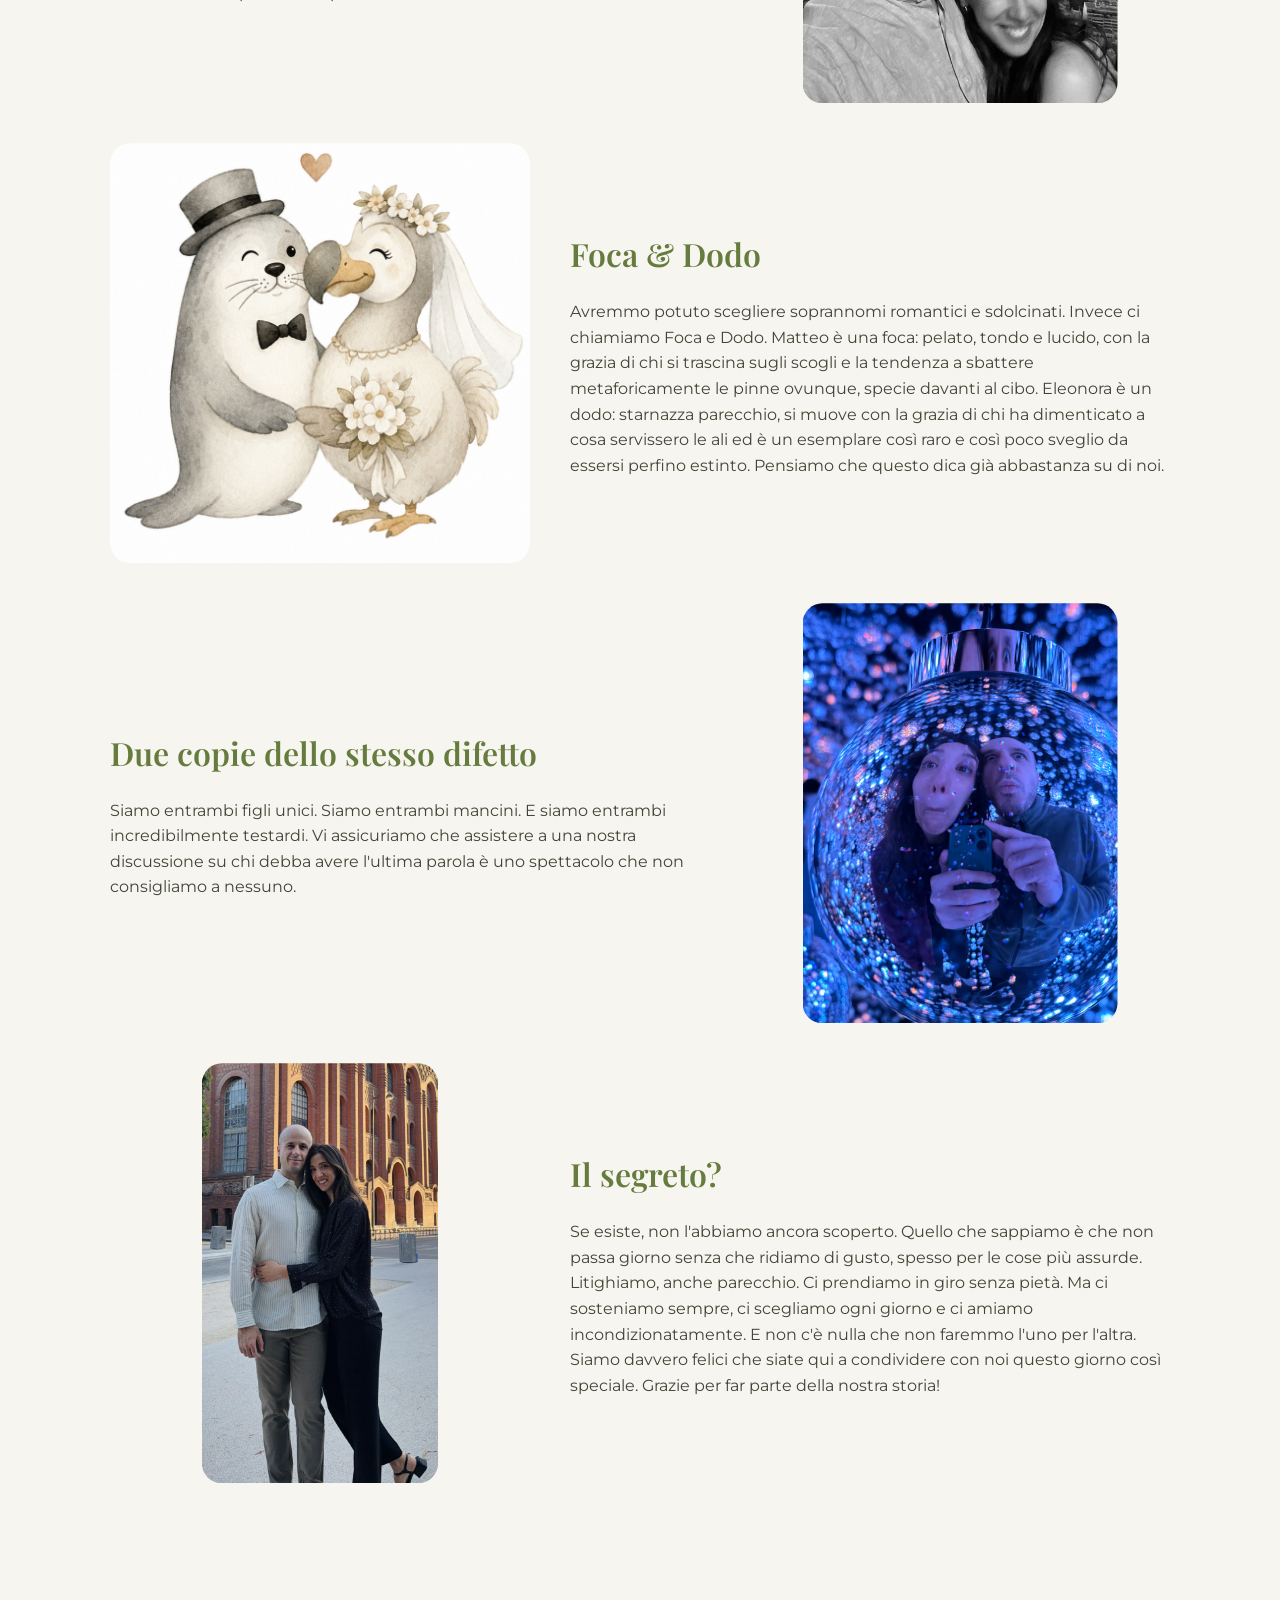
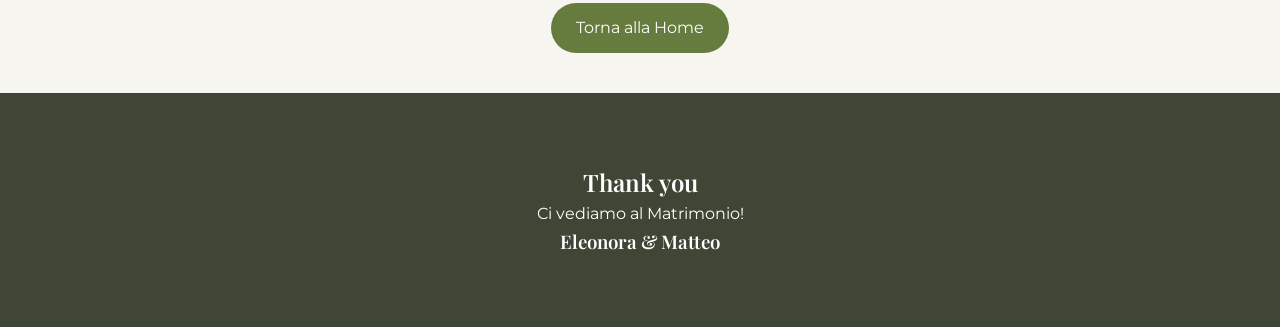
<file: storia.html>
<!DOCTYPE html>
<html lang="it">

<head>

<meta charset="UTF-8">
<meta name="viewport" content="width=device-width, initial-scale=1.0">
<title>E & M  | Story</title>
<link rel="preconnect" href="https://fonts.googleapis.com">
<link rel="preconnect" href="https://fonts.gstatic.com" crossorigin>
<link href="https://fonts.googleapis.com/css2?family=Montserrat:wght@300;400;500;600&family=Playfair+Display:wght@400;500;600;700&display=swap" rel="stylesheet">
<link rel="stylesheet" href="css/style.css">

<link rel="icon" type="image/png" href="assets/images/icon_dodo.png">


</head>

<body>

<header>

<nav class="navbar">

<div class="logo" href="https://eleonora-matteo.github.io/">Eleonora & Matteo</div>

<button id="menu-toggle" class="menu-toggle">☰</button>

<ul id="nav-links" class="nav-links">

<li>
<a href="https://eleonora-matteo.github.io/" data-it="Home" data-en="Home">
</a>
</li>


</ul>

<button id="language-switch" class="language-switch">
IT / EN
</button>

</nav>

</header>

<section id="home" class="hero3">

    <div class="hero3-content">

		<h1
			data-it="La Nostra <br>Storia"
			data-en="Our <br>Story">
			Eleonora <br>&amp; Matteo
		</h1>

    </div>

</section>


<section id="about" class="section">

    <!-- <h2 data-it="La nostra storia" data-en="About us"> -->
        <!-- La nostra storia -->
    <!-- </h2> -->

    <!-- Text left, picture right -->
    <section class="split-section split-section--text-left">
        <div class="split-section-text">
            <h3>Matteo</h3>

				<p
											data-it="
				Classe 1991. Toscano nell'anima… e decisamente anche nell'accento. 
				Ha un PhD in Robotica, ufficialmente ottenuto con anni e anni di studio, 
				ma tutti sappiamo che in realtà è stato preso con i punti della Coop. 
				Dopo aver perso molto tempo e molti capelli dietro alla precedente azienda, 
				ha recentemente deciso di cambiare direzione e di dedicarsi allo studio e 
				salvaguardia delle risorse idriche del pianeta. Nella vita ha cambiato tante 
				città e vissuto esperienze molto diverse, ma c'è una costante: ovunque vada 
				riesce sempre a costruire amicizie sincere grazie alla sua genuinità, empatia 
				e capacità di far sentire chiunque a proprio agio.

				Ama profondamente la sua famiglia e, naturalmente, Eleonora. Nonostante questo, 
				Bracco continua a occupare saldamente il primo posto: a testimonianza di questo, 
				dopo tutti questi anni lo sfondo del telefono non è cambiato e rimane 
				ancora quello del cane.
				"

											data-en="
				Born in 1991. Tuscan through and through... and his accent makes sure no one ever forgets it.

				He holds a PhD in Robotics, officially earned through years of hard work and study. 
				Though we all know the truth: he probably redeemed it with his Supermarket loyalty points.

				After spending far too much time—and losing far too much hair—at his previous company, 
				he recently decided to change direction and dedicate himself to protecting one of the planet's most precious resources: water.

				Life has taken him to many different cities and given him countless experiences, 
				but one thing has always remained the same: wherever he goes, he builds genuine, 
				lasting friendships thanks to his authenticity, empathy, and remarkable ability to make everyone feel at ease.

				He loves his family deeply and, of course, Eleonora. That said, Bracco still firmly 
				holds first place. As proof, after all these years, his phone wallpaper is still a picture of his dog.
				">
											Storia Matteo.
										</p>

        </div>

        <img
            class="split-section-image"
            src="assets/images/matteo.JPG"
            alt="Matteo"
            loading="lazy">
    </section>

    <!-- Picture left, text right -->
    <section class="split-section split-section--text-right">
        <div class="split-section-text">
            <h3>Eleonora</h3>
						<p
                            data-it="
						Classe 1992. Bolognese di nascita, Milanese d'adozione per attitudine e 
						atteggiamento alla vita. Cerca disperatamente di sembrare una ragazza elegante 
						e raffinata, ma rivela in fretta la sua vera anima di un camionista come apre bocca. 
						Ingegnere biomedico, sulla carta insegna ai suoi colleghi di tutto il mondo a utilizzare 
						apparecchiature medicali. In verità, passa il tempo a far loro da psicologa e ad organizzare 
						giochi improbabili per intrattenerli. Sempre disponibile ad aiutare gli altri e 
						il prossimo, nel tempo libero parla, studia francese, balla, parla, mangia, parla 
						di nuovo, e poi coltiva con dedizione la sua carriera da ipocondriaca e maniaca del controllo.

						Ama tantissimo Matteo, purché ad una certa distanza di sicurezza: il contatto 
						fisico non è esattamente il suo linguaggio dell'amore. Se le dessero un euro per 
						ogni 'Matteo Basta!' detto al giorno, sarebbe miliardaria.
						"

													data-en="
						Born in 1992. Bolognese by birth, Milanese by choice and especially by attitude.

						She tries her very best to come across as elegant and sophisticated, but the 
						illusion usually lasts only until she opens her mouth and reveals the soul of a truck driver.

						A biomedical engineer, her official job is training healthcare professionals 
						around the world on how to use medical equipment. In reality, she spends most 
						of her time acting as their therapist and inventing increasingly questionable team-building games to keep them entertained.

						Always ready to help others, in her spare time she talks, studies French, dances, 
						talks some more, eats, talks again, and diligently nurtures her parallel careers 
						as both a hypochondriac and a control freak.

						She loves Matteo dearly, as long as he stays at a safe distance. Physical affection 
						isn't exactly her love language. If she earned one euro every time she said 'Matteo, 
						enough!' in a single day, she'd be a billionaire.
						">
                            Storia Eleonora.
                        </p>

        </div>

        <img
            class="split-section-image"
            src="assets/images/eleonora.JPG"
            alt="Eleonora"
            loading="lazy">
    </section>
	

    <!-- Text left, picture right -->
    <section class="split-section split-section--text-left">
        <div class="split-section-text">
                        <h3
                            data-it="Come ci siamo trovati"
                            data-en="How we met">
                            Come ci siamo trovati
                        </h3>
						<p
                            data-it="
						La nostra storia è iniziata nel 2023 grazie ad alcuni amici che hanno pensato di 
						metterci in contatto quando Eleonora ha iniziato a lavorare spesso a Parigi.

						L'idea era semplice: Matteo avrebbe dovuto farle conoscere la città e 
						consigliarle qualche attività interessante.

						Alla fine, invece di presentarle Parigi, ha presentato se stesso. E, con 
						il suo irresistibile romanticismo, ha decisamente superato le aspettative.
						"

													data-en="
						Our story began in 2023, thanks to a couple of friends who decided to 
						introduce us when Eleonora started travelling to Paris regularly for work.

						The idea was simple: Matteo would show her around the city and recommend 
						a few interesting things to do.

						Instead of introducing her to Paris, though, he introduced himself.

						And with his irresistible charm and hopelessly romantic ways, he exceeded 
						every expectation.
						">
                            Trovarsi.
                        </p>
        </div>

        <img
            class="split-section-image"
            src="assets/images/trovati.jpeg"
            alt="Matteo"
            loading="lazy">
    </section>

    <!-- Picture left, text right -->
    <section class="split-section split-section--text-right">
        <div class="split-section-text">
			<h3>Foca &amp; Dodo</h3>

                        <p
													data-it="
						Avremmo potuto scegliere soprannomi romantici e sdolcinati. 
						Invece ci chiamiamo Foca e Dodo. Matteo è una foca: pelato, tondo e lucido, 
						con la grazia di chi si trascina sugli scogli e la tendenza a sbattere metaforicamente 
						le pinne ovunque, specie davanti al cibo. Eleonora è un dodo: starnazza parecchio, 
						si muove con la grazia di chi ha dimenticato a cosa servissero le ali ed è un esemplare 
						così raro e così poco sveglio da essersi perfino estinto. Pensiamo che questo dica già abbastanza su di noi. 
						"

													data-en="
						We could have picked romantic, mushy nicknames.
						Instead, we’re called Foca and Dodo. Matteo is a seal: bald, round and shiny, 
						with the grace of someone dragging himself across the rocks and a tendency to flap 
						his flippers metaphorically everywhere, especially around food. 
						Eleonora is a dodo: she squawks a lot, moves with the grace of someone who has forgotten 
						what wings were for, and is a specimen so rare and so slow on the uptake that 
						she even went extinct. We think that already says enough about us.
						">
                            Foca e Dodo.
                        </p>

        </div>

        <img
            class="split-section-image"
            src="assets/images/focaedodo.PNG"
            alt="Eleonora"
            loading="lazy">
    </section>	
	
    <!-- Text left, picture right -->
    <section class="split-section split-section--text-left">
        <div class="split-section-text">
                        <h3
                            data-it="Due copie dello stesso difetto"
                            data-en="Two copies of the same flaws">
                            Due copie dello stesso difetto
                        </h3>

                        <p
													data-it="
						Siamo entrambi figli unici.

						Siamo entrambi mancini.

						E siamo entrambi incredibilmente testardi.

						Vi assicuriamo che assistere a una nostra discussione su chi debba 
						avere l'ultima parola è uno spettacolo che non consigliamo a nessuno.
						"

													data-en="
						We're both only children.

						We're both left-handed.

						And we're both unbelievably stubborn.

						Trust us: watching us argue over who gets the last word is a show 
						we wouldn't recommend to anyone.
						">
                            Stesso Difetto.
                        </p>
        </div>

        <img
            class="split-section-image"
            src="assets/images/difetto.jpeg"
            alt="Matteo"
            loading="lazy">
    </section>

    <!-- Picture left, text right -->
    <section class="split-section split-section--text-right">
        <div class="split-section-text">
                        <h3
                            data-it="Il segreto?"
                            data-en="The secret?">
                            Il segreto?
                        </h3>

                        <p
													data-it="
						Se esiste, non l'abbiamo ancora scoperto.

						Quello che sappiamo è che non passa giorno senza che ridiamo di gusto, 
						spesso per le cose più assurde. Litighiamo, anche parecchio. 
						Ci prendiamo in giro senza pietà. Ma ci sosteniamo sempre, 
						ci scegliamo ogni giorno e ci amiamo incondizionatamente.

						E non c'è nulla che non faremmo l'uno per l'altra.

						Siamo davvero felici che siate qui a condividere con noi 
						questo giorno così speciale.

						Grazie per far parte della nostra storia!
						"

													data-en="
						If there is one, we haven't figured it out yet.

						What we do know is that not a single day goes by without us laughing-often at 
						the most ridiculous things. We argue, sometimes quite spectacularly. 
						We tease each other mercilessly. But we always support one another, we 
						choose each other every single day, and we love each other unconditionally.

						And there is nothing we wouldn't do for each other.

						We're so happy you're here to celebrate this special day with us.

						Thank you for being part of our story!
						">
                            Il Segreto.
                        </p>

        </div>

        <img
            class="split-section-image"
            src="assets/images/segreto_2.jpg"
            alt="segreto"
            loading="lazy">
    </section>		
	

</section>


<div class="page-end-link">
    <a class="button" href="https://eleonora-matteo.github.io/">Torna alla Home</a>
</div>

<footer>
<h2>Thank you</h2>
<p>Ci vediamo al Matrimonio!</p>
<h3>Eleonora & Matteo</h3>
</footer>

<script src="js/script.js"></script>

</body>
</html>
</file>
<file: css/style.css>
/* =====================================================
   WEDDING WEBSITE
   CSS STYLE
===================================================== */

:root{
    --dark-green:#3F4635;
    --sage-green:#8DBF9A;
    --light-green:#DCE6C8;
    --yellow:#F2C94C;
    --orange:#E67E22;
    --coral:#E9967A;
    --beige:#F3DDD0;
    --brown:#B7A88A;
    --olive:#667C3E;
    --cream:#F7F5EF;

    /* GLOBAL WEBSITE WIDTH */
    --content-width:1100px;
}

*{
margin:0;
padding:0;
box-sizing:border-box;
}

html{
scroll-behavior:smooth;
}

/* Keep section headings visible below the fixed 80px navbar. */
section[id]{
scroll-margin-top:80px;
}

body{
font-family:'Montserrat',sans-serif;
background:var(--cream);
color:var(--dark-green);
line-height:1.6;
}

h1,h2,h3{
font-family:'Playfair Display',serif;
font-weight:600;
}

img{
max-width:100%;
display:block;
}

a{
text-decoration:none;
color:inherit;
}


/* NAVBAR */

header{
position:fixed;
width:100%;
top:0;
z-index:1000;
background:rgba(63,70,53,.95);
color:var(--cream);
backdrop-filter:blur(10px);
}

.navbar{
height:80px;
max-width:1024px;
margin:0 auto;
display:flex;
align-items:center;
justify-content:space-between;
padding:0 22px;
}

.logo{
font-family:'Playfair Display';
font-size:1.4rem;
color:var(--cream);
}

.nav-links{
list-style:none;
display:flex;
gap:30px;
}

.nav-links a{
font-size:.9rem;
transition:.3s;
}

.nav-links a:hover{
color:var(--coral);
}

.language-switch,
.menu-toggle{
border:none;
background:var(--cream);
color:var(--dark-green);
padding:10px 15px;
border-radius:20px;
cursor:pointer;
}

.menu-toggle{
display:none;
}


/* HERO */

.hero{
height:100vh;
position:relative;
display:flex;
align-items:center;
justify-content:center;
overflow:hidden;
}

.hero-image{
position:absolute;
width:90%;
height:90%;
object-fit:contain;
}

.hero-overlay{
position:relative;
z-index:2;
text-align:center;
color:var(--dark-green);
padding:30px;
background:transparent;
border-radius:20px;
}

.hero-overlay h1{
font-size:clamp(2.5rem,6vw,5rem);
margin-bottom:5px;
}

.hero-overlay h2{
font-size:2rem;
margin:0;
}

/* HERO 2 */

.hero2{
width:100%;
display:flex;
justify-content:center;
align-items:center;
padding:0 0 30px;
}

.hero2-image{
    width:100%;
    max-width:400px;
    height:auto;
    object-fit:contain;
    border-radius:20px;
}

/* HERO 3 - REFERENCE LAYOUT */

.hero3{
min-height:0;
display:flex;
align-items:center;
justify-content:center;
padding:110px 5% 42px;
background-color:var(--cream);
text-align:center;
}

.hero3-content{
width:100%;
max-width:1100px;
margin:0 auto;
display:flex;
flex-direction:column;
align-items:center;
}

.hero3 h1{
/* font-size:clamp(4rem,8vw,7.5rem); */
font-size: clamp(44px, 8vw, 104px);
line-height:.95;
font-weight:600;
letter-spacing:-0.035em;
color:var(--dark-green);
margin:0 0 34px;
}

.hero3-date-row{
display:flex;
align-items:center;
justify-content:center;
gap:24px;
margin-bottom:28px;
}

.hero3-date-row h2{
font-size:clamp(1.45rem,2.1vw,2rem);
line-height:1.2;
font-weight:600;
margin:0;
color:var(--dark-green);
}

.hero3-heart{
font-size:.9rem;
line-height:1;
color:var(--coral);
}

.hero3-welcome{
width:min(100%,620px);
padding:15px 28px;
border:1px solid rgba(63,70,53,.65);
border-radius:11px;
font-size:clamp(.95rem,1.7vw,1.3rem);
font-weight:400;
letter-spacing:.14em;
text-transform:uppercase;
color:var(--dark-green);
background:rgba(255,255,255,.18);
}

.hero3 #countdown{
margin:32px auto 0;
}

.hero3 .count-box{
min-width:130px;
padding:18px 22px;
border-radius:14px;
}

.hero3 .count-box strong{
font-size:2.7rem;
line-height:1.05;
}

.hero3 .count-box span{
font-size:1rem;
}

@media(max-width:900px){
.hero3{
min-height:auto;
padding:105px 20px 36px;
}

.hero3 h1{
font-size:clamp(3.2rem,12vw,5rem);
margin-bottom:28px;
}

.hero3-date-row{
gap:16px;
margin-bottom:24px;
}

.hero3-welcome{
width:min(100%,560px);
padding:13px 18px;
letter-spacing:.1em;
}

.hero3 #countdown{
gap:12px;
margin-top:26px;
}

.hero3 .count-box{
min-width:92px;
padding:15px 12px;
}
}

@media(max-width:480px){
.hero3{
padding:100px 16px 30px;
}

.hero3 h1{
font-size:clamp(2.8rem,15vw,4rem);
line-height:1;
margin-bottom:24px;
}

.hero3-date-row h2{
font-size:1.3rem;
}

.hero3-welcome{
font-size:.82rem;
letter-spacing:.08em;
padding:12px 14px;
}

.hero3 #countdown{
gap:10px;
}

.hero3 .count-box{
min-width:74px;
padding:13px 8px;
border-radius:12px;
}

.hero3 .count-box strong{
font-size:2rem;
}

.hero3 .count-box span{
font-size:.75rem;
}
}

.hero3-picture {
    display: block;
    width: 100%;
    max-width: var(--hero3-title-width, 100%);
    margin: 28px auto 0;
}

.hero3-picture img {
    display: block;
    width: 100%;
    height: auto;
}

/* =====================================================
   HERO 4 - CARD CAROUSEL
===================================================== */

.hero4{
    width:100%;
    margin:40px auto;
}

.hero4-viewport{
    width:100%;
    overflow:hidden;
}

.hero4-track {
    display: flex;
    gap: 30px;
    overflow-x: auto;
    scroll-behavior: smooth;
    scroll-snap-type: x mandatory;
    padding: 20px max(5px, calc((100% - 700px) / 2)) 10px;
    scrollbar-width: none;
}

.hero4-track::-webkit-scrollbar{
    display:none;
}


.hero4 .card {
    flex: 0 0 min(700px, 100%);
    max-width: 700px;
    min-height: 0;
    margin: 0;
    scroll-snap-align: center;
	box-shadow: none;
}


/* IMAGE INSIDE CARD */

.hero4 .card img{
    width:100%;
    height:auto;

    border-radius:20px;

    margin-bottom:20px;
}

.hero4-controls {
    display: flex;
    align-items: center;
    justify-content: center;
    gap: 18px;
    margin-top: 18px;
}

.hero4-arrow {
    width: 38px;
    height: 38px;
    display: grid;
    place-items: center;
    padding: 0;
    border: 1px solid var(--dark-green);
    border-radius: 50%;
    background: var(--cream);
    color: var(--dark-green);
    font: 28px/1 'Montserrat', sans-serif;
    cursor: pointer;
}

.hero4-arrow:disabled {
    opacity: .35;
    cursor: default;
}

.hero4-dots {
    display: flex;
    align-items: center;
    gap: 9px;
}

.hero4-dot {
    width: 9px;
    height: 9px;
    padding: 0;
    border: 0;
    border-radius: 50%;
    background: var(--brown);
    cursor: pointer;
}

.hero4-dot[aria-current="true"] {
    background: var(--dark-green);
    transform: scale(1.3);
}

.hero4-track::after {
    content: "";
    flex: 0 0 max(0px, calc(100% - 705px));
}

@media (max-width: 600px) {
    .hero4-track::after {
        flex-basis: 0;
    }
}

/* =====================================================
   HERO 6 - VERTICAL WEDDING SCHEDULE
===================================================== */

.hero6{
    width:100%;
    max-width:700px;
    margin:40px auto;

    display:flex;
    flex-direction:column;
    gap:20px;
}


/* SINGLE EVENT TILE */

.hero6-tile{
    width:100%;

    min-height:150px;

    display:flex;
    align-items:center;

    gap:30px;

    padding:25px 30px;

    background:#F7F5EF;

    border:1.5px solid #D8CDB9;
    border-radius:18px;

    box-shadow:0 4px 12px rgba(0,0,0,.05);
}


/* LEFT IMAGE */

.hero6-icon{
    width:110px;
    height:110px;

    flex:0 0 110px;

    object-fit:contain;

    margin:0;
}


/* RIGHT CONTENT */

.hero6-content{
    flex:1;

    display:flex;
    flex-direction:column;

    align-items:flex-start;

    text-align:left;
}


/* TIME */

.hero6-time{
    font-size:.9rem;
    font-weight:500;

    color:var(--coral);

    margin-bottom:5px;
}


/* TITLE */

.hero6-tile h3{
    font-size:1.35rem;
    line-height:1.2;

    color:var(--dark-green);

    margin:0 0 7px;

    text-align:left;
}


/* DESCRIPTION */

.hero6-tile p{
    font-size:.85rem;
    line-height:1.5;

    color:var(--dark-green);

    margin:0;

    text-align:left;
}


/* =====================================================
   MOBILE
===================================================== */

@media(max-width:600px){

    .hero6{
        margin:25px auto;
        gap:14px;
    }

    .hero6-tile{
        min-height:120px;

        gap:18px;

        padding:18px;
    }

    .hero6-icon{
        width:80px;
        height:80px;

        flex:0 0 80px;
    }

    .hero6-time{
        font-size:.78rem;
    }

    .hero6-tile h3{
        font-size:1.05rem;
    }

    .hero6-tile p{
        font-size:.75rem;
    }

}


/* =====================================================
   HERO 5 - STORY CAROUSEL
===================================================== */

.hero5{
    width:100%;
    margin:40px auto;
}

.hero5-viewport{
    width:100%;
    overflow:hidden;
}

.hero5-track{
    display:flex;
    gap:30px;

    overflow-x:auto;
    scroll-behavior:smooth;
    scroll-snap-type:x mandatory;

    padding:20px 5px 10px;

    scrollbar-width:none;
}

.hero5-track::-webkit-scrollbar{
    display:none;
}


/* EACH TIMELINE ITEM BECOMES A SLIDE */

.hero5 .timeline-item{
    flex:0 0 850px;
    max-width:850px;

    margin:0;

    display:grid;
    grid-template-columns:1fr 1fr;
    gap:40px;

    align-items:center;

    background:white;
    border-radius:25px;
    padding:35px;

    box-shadow:0 10px 30px rgba(0,0,0,.08);

    scroll-snap-align:start;
}


/* TEXT */

.hero5 .timeline-text{
    min-width:0;
}

.hero5 .timeline-item h3{
    margin-bottom:20px;
}


/* IMAGE */

.hero5 .timeline-image{
    width:100%;
    height:420px;

    object-fit:contain;

    border-radius:20px;
}


/* =====================================================
   CONTROLS
===================================================== */

.hero5-controls{
    display:flex;
    justify-content:flex-end;
    gap:12px;

    margin-top:20px;
}


.hero5-arrow{
    width:50px;
    height:50px;

    border:none;
    border-radius:50%;

    background:var(--dark-green);
    color:white;

    font-size:2rem;

    cursor:pointer;

    display:flex;
    align-items:center;
    justify-content:center;

    transition:.2s ease;
}


.hero5-arrow:hover{
    background:var(--olive);
    transform:translateY(-2px);
}


/* =====================================================
   MOBILE
===================================================== */

@media(max-width:900px){

    .hero5 .timeline-item{
        flex:0 0 88%;
        max-width:88%;

        grid-template-columns:1fr;

        gap:25px;
        padding:25px;
    }

    .hero5 .timeline-image{
        height:auto;
    }

}


@media(max-width:600px){

    .hero5{
        margin:20px auto;
    }

    .hero5-track{
        gap:15px;
        padding:10px 5px;
    }

    .hero5 .timeline-item{
        flex:0 0 90%;
        max-width:90%;

        padding:20px;

        text-align:center;
    }

    .hero5-controls{
        display:none;
    }

}

@media (max-width: 600px) {
    .hero4 .card {
        flex: 0 0 100%;
        max-width: none;
        min-height: 0;
    }
}

/* SECTIONS */

.section-banner {
    width: min(850px, calc(100% - 40px));
    margin: 16px auto;
}

.section-banner img {
    display: block;
    width: 100%;
    height: auto;
}

@media (max-width: 600px) {
    .section-banner {
        width: min(400px, calc(100% - 32px));
        margin: 12px auto;
    }
}

.section{
    width:100%;
    max-width:var(--content-width);
    margin:0 auto;
	text-align: center;
    padding:40px 20px;
    background:var(--cream);
}

.section h2{
text-align:center;
font-size:3rem;
margin-bottom:30px;
}


.section-subtitle {
    font-size: 2rem;
    color: var(--olive);
    margin: 40px 0 25px;
}

/* .subtitle{ */
/* text-align:center; */
/* margin:40px 0 25px; */
/* } */

.subtitle {
  text-align: center;
  margin: 40px 0 25px;

}

/* TIMELINE */

.timeline{
max-width:900px;
margin:auto;
}

.timeline-item{
display:flex;
gap:60px;
margin-bottom:80px;
align-items:center;
}

.timeline-item img{
width:420px;
height:300px;
object-fit:contain;
border-radius:25px;
transition:.4s ease;
}

.timeline-item img:hover{
transform:scale(1.05);
}

.timeline-item h3{
font-size:2rem;
color:var(--olive);
}


/* CARDS */

.card{
max-width:700px;
margin:40px auto;
background:white;
padding:30px;
border-radius:25px;
box-shadow:0 10px 30px rgba(0,0,0,.08);
}

.card .location-address {
    margin: 4px 0 16px;
    font-size: 0.8rem;
    font-style: italic;
    line-height: 1.5;
}

.card img{
border-radius:20px;
margin-bottom:20px;
}

.button{
display:inline-block;
background:var(--olive);
color:white;
padding:12px 25px;
border-radius:30px;
margin-top:20px;
}


/* SCHEDULE */

.schedule{
max-width:700px;
margin:auto;
background-image:url("../assets/images/cover.png");
background-size:cover;
background-position:center;
padding:40px;
border-radius:30px;
}

.schedule div{
background:var(--coral);
margin:15px;
padding:20px;
border-radius:15px;
text-align:center;
}

.schedule strong{
font-size:1.5rem;
color:var(--dark-green);
}


/* COUNTDOWN */

#countdown{
display:flex;
justify-content:center;
gap:20px;
margin:40px auto;
flex-wrap:wrap;
}


.count-box{
background:white;
padding:20px;
border-radius:20px;
min-width:100px;
text-align:center;
box-shadow:0 10px 30px rgba(0,0,0,.08);
}


.count-box strong{
display:block;
font-size:2.5rem;
font-family:'Playfair Display';
color:var(--olive);
}


.count-box span{
font-size:.9rem;
}

/* WISHING */

.iban-box {
    max-width: 600px;
    margin: 40px auto;
    padding: 40px;
    background: var(--beige);
    border-radius: 30px;
    text-align: center;
    box-shadow: 0 10px 30px rgba(0, 0, 0, .08);
}

.iban-box h3{
margin-top:20px;
color:var(--olive);
}

/* .iban-box p{
font-size:1.5rem;
letter-spacing:3px;
} */


/* RSVP */

.rsvp-form{
max-width:600px;
margin:auto;
display:flex;
flex-direction:column;
gap:15px;
}

.rsvp-form input,
.rsvp-form textarea{
padding:15px;
border-radius:15px;
border:1px solid var(--brown);
font-family:'Montserrat';
}

.rsvp-form textarea{
height:120px;
}

.rsvp-form button{
background:var(--coral);
color:white;
border:none;
padding:15px;
border-radius:30px;
font-size:1rem;
cursor:pointer;
}

#rsvp-restart {
    background: var(--coral);
    color: white;
    border: none;
    padding: 15px;
    border-radius: 30px;
    font-size: 1rem;
    cursor: pointer;
    margin-top: 20px;
}

/* FOOTER */

footer{
background:var(--dark-green);
color:white;
text-align:center;
padding:70px 20px;
}


/* ANIMATION CONTROL */

.card,.timeline-item{
opacity:1;
transform:none;
transition:all .8s ease;
}

.card.visible,.timeline-item.visible{
opacity:1;
transform:translateY(0);
}


/* MOBILE */

@media(max-width:900px){

/* .hero{ */
/* height:auto; */
/* min-height:80vh; */
/* } */

/* .hero-image{ */
/* width:100%; */
/* height:auto; */
/* object-fit:contain; */
/* } */

/* .hero{ */
/* height:auto; */
/* min-height:0; */
/* padding:80px 0 20px; */
/* } */

/* .hero-image{ */
/* width:100%; */
/* height:auto; */
/* } */

/* #about{ */
/* padding-top:20px; */
/* } */

/* .hero{ */
/* height:100vh; */
/* min-height:0; */
/* padding:0; */
/* } */

/* .hero-image{ */
/* position:absolute; */
/* width:100%; */
/* height:100%; */
/* object-fit:contain; */
/* } */

.hero{
height:auto;
min-height:0;
padding:80px 0 0;
aspect-ratio:1/1;
}

.hero-image{
position:absolute;
width:100%;
height:100%;
object-fit:contain;
}

.hero-overlay{
padding:20px;
}

.hero-overlay h1{
font-size:2.5rem;
}

.hero-overlay h2{
font-size:1.5rem;
}

.hero2{
padding:0 0 20px;
}

.hero2-image{
width:100%;
height:auto;
}

.nav-links{
position:absolute;
top:80px;
left:0;
width:100%;
background:var(--dark-green);
flex-direction:column;
align-items:center;
padding:30px;
display:none;
}

.nav-links.active{
display:flex;
}

.menu-toggle{
display:block;
}

.timeline-item{
flex-direction:column;
text-align:center;
gap:30px;
margin-bottom:40px;
}

.timeline-item img{
width:100%;
height:250px;
}

.section{
padding:15px 20px 30px;
}

.section h2{
font-size:2.2rem;
margin-bottom:15px;
}

.navbar{
padding:0 20px;
}

.language-switch{
font-size:.75rem;
}

.card{
margin:15px auto;
padding:20px;
}

}


@media(max-width:480px){

.hero-overlay h1{
font-size:2.5rem;
margin-bottom:5px;
}

.hero-overlay h2{
font-size:1.5rem;
margin-top:0;
}

.section{
padding:10px 20px 30px;
}

.section h2{
margin-top:0;
margin-bottom:20px;
}

.subtitle{
margin:20px 0 15px;
}

}

/* DINO GAME */


/* DINO GAME */

.game-container {

    width:100%;
    max-width:800px;

    aspect-ratio:4 / 1;

    margin:30px auto;

    overflow:hidden;

    border-radius:20px;

    position:relative;

    background-image:url("../assets/images/home_1.png");
    background-size:cover;
    background-position:center;
	
	-webkit-user-select:none;
    user-select:none;
    /* touch-action:manipulation; */
	touch-action:none;
}


#game {

    width:100%;
    height:100%;

    display:block;

}


.game-container iframe {

    /* width:100%; */
    /* height:100%; */

    /* border:none; */

    /* display:block; */
	
	/* pointer-events:auto; */

    width:100%;
    height:100%;

    border:none;

    display:block;

    pointer-events:auto;
    touch-action:none;


}

/* schermata iniziale sopra iframe */

/* #dino-start-overlay{ */

    /* position:absolute; */

    /* inset:0; */

    /* display:flex; */

    /* justify-content:center; */

    /* align-items:center; */

    /* background:rgba(247,245,239,0.85); */

    /* cursor:pointer; */

    /* z-index:10; */

/* } */

#dino-start-overlay{

    position:absolute;

    inset:0;

    display:flex;

    justify-content:center;

    align-items:center;

    background:rgba(247,245,239,0.85);

    cursor:pointer;

    z-index:10;

    /* touch-action: manipulation; */
	touch-action: none;

}


.dino-message{

    background:var(--coral);

    color:white;

    padding:25px 40px;

    border-radius:25px;

    text-align:center;

    font-size:1.5rem;

    font-family:'Playfair Display',serif;

    box-shadow:0 10px 30px rgba(0,0,0,.2);

}


/* =====================================================
   DINO RANKING
===================================================== */

.ranking-section{
    justify-content:center;
}

.ranking-content{
    width:100%;
    max-width:600px;
    margin:auto;
}

.ranking-content h3{
    text-align:center;
    margin-bottom:5px;
}

.ranking-content p{
    text-align:center;
    margin-bottom:25px;
}

#dino-ranking{
    width:100%;
    background:white;
    border-radius:25px;
    padding:15px 25px;
    box-shadow:0 10px 30px rgba(0,0,0,.08);
}

.ranking-row{
    display:grid;
    grid-template-columns:50px 1fr 100px;
    align-items:center;

    padding:15px 5px;

    border-bottom:1px solid var(--beige);
}

.ranking-row:last-child{
    border-bottom:none;
}

.ranking-position{
    font-family:'Playfair Display',serif;
    font-size:1.5rem;
    font-weight:600;
    color:var(--coral);
}

.ranking-name{
    font-weight:600;
}

.ranking-score{
    text-align:right;
    font-family:'Playfair Display',serif;
    font-size:1.3rem;
    color:var(--olive);
}

.ranking-loading{
    text-align:center;
    padding:20px;
}


/* MOBILE */

@media(max-width:480px){

    #dino-ranking{
        padding:10px 15px;
    }

    .ranking-row{
        grid-template-columns:40px 1fr 75px;
    }

}


/* =====================================================
   DINO GAME - MOBILE FIX
===================================================== */

@media (max-width: 600px) {

    .game-container {
        min-height: 250px;
        height: 250px;
        overflow: visible;
    }

    #dino-frame {
        height: 200px;
    }

    #dino-start-overlay {
        min-height: 250px;
        height: 250px;
        padding: 10px;
        box-sizing: border-box;
        align-items: center;
        justify-content: center;
    }

    .dino-message {
        width: 90%;
        max-width: 300px;
        padding: 10px;
        box-sizing: border-box;
    }

    #dino-overlay-title {
        margin-bottom: 8px;
    }

    #dino-player-name {
        width: 90%;
        max-width: 220px;
        padding: 8px 12px;
        margin: 8px auto;
        box-sizing: border-box;
		font-size: 16px;
		
    }

    #dino-start-button {
        margin: 8px auto 0;
        padding: 8px 20px;
    }

    #dino-last-score {
        margin-top: 7px;
    }
}
/* Tile widths and column layout. */
#program > .card,
.hero4 .card {
    width: min(700px, 100%);
    height: 640px;
    display: flex;
    flex-direction: column;
}

/* Podere grows to contain its photos, description and button. */
#program > .card {
    height: auto;
    min-height: 640px;
}

#program > .card > * {
    flex-shrink: 0;
}

#program > .card > p:last-of-type {
    margin-bottom: 24px;
}

#program > .card > .button {
    position: static;
    top: auto;
    align-self: flex-start;
    margin-top: auto;
    max-width: 100%;
    white-space: normal;
}

#program > .card img,
.hero4 .card img {
    width: 100%;
    aspect-ratio: 16 / 9;
    height: auto;
    object-fit: cover;
    flex-shrink: 0;
}

#program > .card .button,
.hero4 .card .button {
    align-self: flex-start;
    margin-top: auto;
}

@media (max-width: 600px) {
    #program > .card {
        height: auto;
        min-height: 520px;
    }

    .hero4 .card {
        height: 520px;
    }

    .hero4 .card {
        box-shadow: none;
    }
}


/* Adjustment 2 lines title */

.hero3 h1 br {
    display: none;
}

@media (max-width: 600px) {
    .hero3 h1 br {
        display: block;
    }
}

/* Adjustment heart */

.heart {
    font-family: Arial, sans-serif;
    font-size: .9rem;
    line-height: 1;
    color: var(--coral);
}

/* Adjustment picture after title */


@media (max-width: 600px) {
    .hero3 .hero3-picture {
        margin-top: 28px;
    }
}





/* Alternating text-and-picture sections */
.split-section {
    width: 100%;
    margin: 40px auto;
    display: grid;
    grid-template-columns: minmax(0, 1fr) minmax(0, 1fr);
    grid-template-areas: "text image";
    align-items: center;
    gap: 40px;
}

/* Picture left, text right */
.split-section--text-right {
    grid-template-areas: "image text";
}

.split-section-text {
    grid-area: text;
    min-width: 0;
    text-align: left;
}

.split-section-text h3 {
    margin: 0 0 20px;
}

.split-section-text p {
    margin: 0;
}

.split-section-image {
    grid-area: image;
    display: block;
    width: 100%;
    height: auto;
    border-radius: 20px;
}

/* Mobile: text above picture for both types */
@media (max-width: 600px) {
    .split-section {
        grid-template-columns: minmax(0, 1fr);
        grid-template-areas:
            "text"
            "image";
        gap: 24px;
        margin: 30px auto;
    }

    .split-section-text {
        text-align: center;
    }
}

.split-section--text-left {
    grid-template-columns: minmax(0, 1fr) 370px;
}

.split-section--text-right {
    grid-template-columns: 370px minmax(0, 1fr);
}

.split-section-image {
    width: 100%;
    height: 420px;
    object-fit: contain;
    border-radius: 20px;
}

/* Come hero5, sotto 900px l’altezza diventa automatica */
@media (max-width: 900px) {
    .split-section {
        grid-template-columns: minmax(0, 1fr);
        grid-template-areas:
            "text"
            "image";
    }

    .split-section-image {
        height: auto;
    }
}

.split-section-image {
    width: 100%;
    max-width: 370px;
    height: 420px;
    object-fit: contain;
    justify-self: center;
}

@media (max-width: 900px) {
    .split-section-image {
        height: auto;
        aspect-ratio: 370 / 420;
    }
}

.split-section--text-left {
    grid-template-columns: minmax(0, 1fr) 420px;
}

.split-section--text-right {
    grid-template-columns: 420px minmax(0, 1fr);
}

.split-section-image {
    width: 100%;
    max-width: 420px;
    height: 420px;
    aspect-ratio: auto;
    object-fit: contain;
    justify-self: center;
}

@media (max-width: 900px) {
    .split-section {
        grid-template-columns: minmax(0, 1fr);
        grid-template-areas:
            "text"
            "image";
    }

    .split-section-image {
        height: auto;
    }
}

.split-section-text h3 {
    font-size: 2rem;
    color: var(--olive);
}


.page-end-link {
    display: flex;
    justify-content: center;
    padding: 20px 20px 40px;
}

.page-end-link .button {
    padding: 12px 25px;
    font-size: 1rem;
}

.photo-link {
    position: relative;
    width: calc(100% - 40px);
    max-width: 700px;
    margin: 30px auto 40px;
    border-radius: 20px;
    overflow: hidden;
}

.photo-link img {
    display: block;
    width: 100%;
    height: 300px;
    object-fit: cover;
}

.photo-link .button {
    position: absolute;
    top: 50%;
    left: 50%;
    transform: translate(-50%, -50%);
    margin: 0;
    padding: 8px 18px;
    font-size: 0.85rem;
    white-space: nowrap;
}

@media (max-width: 600px) {
    .photo-link img {
        height: 200px;
    }
}
/* Photo carousel inside the Podere tile; reuses hero4 controls. */
.photo-carousel {
    width: 100%;
    min-width: 0;
    flex-shrink: 0;
    margin-bottom: 20px;
}
.photo-carousel-track {
    display: flex;
    overflow-x: auto;
    scroll-snap-type: x mandatory;
    scrollbar-width: none;
    border-radius: 20px;
}
.photo-carousel-track::-webkit-scrollbar { display: none; }
#program > .card .photo-carousel-slide {
    display: block;
    flex: 0 0 100%;
    width: 100%;
    min-width: 0;
    aspect-ratio: 16 / 9;
    object-fit: cover;
    margin: 0;
    border-radius: 0;
    scroll-snap-align: start;
}
.photo-carousel .hero4-controls { margin-top: 12px; }
.photo-carousel .hero4-dots { flex-wrap: wrap; justify-content: center; }
.photo-carousel-track:focus-visible,
.photo-carousel button:focus-visible {
    outline: 2px solid var(--dark-green);
    outline-offset: 3px;
}

.split-section-actions {
    display: flex;
    justify-content: center;
    margin-top: 24px;
}

.split-section-actions .button {
    margin-top: 0;
}

@media (max-width: 900px) {
    .navbar {
        display: grid;
        grid-template-columns: minmax(0, 1fr) auto minmax(0, 1fr);
        gap: 12px;
    }

    .navbar .logo {
        grid-column: 1;
        grid-row: 1;
        justify-self: start;
        min-width: 0;
        font-size: 1rem;
        line-height: 1.2;
    }

    .navbar .language-switch {
        grid-column: 2;
        grid-row: 1;
        justify-self: center;
        white-space: nowrap;
    }

    .navbar .menu-toggle {
        grid-column: 3;
        grid-row: 1;
        justify-self: end;
        display: block;
    }
}

#program > .card > .button {
    align-self: center;
}


/* RSVP: campi uniformi e disposizione verticale */

#rsvp-form {
    width: 100%;
    max-width: 600px;
    margin: auto;

    display: flex;
    flex-direction: column;
    align-items: stretch;
    gap: 15px;

    text-align: left;
}

/* Anche i contenitori interni seguono una colonna verticale. */

#rsvp-form [data-rsvp-suggest],
#rsvp-form fieldset {
    display: flex;
    flex-direction: column;
    align-items: stretch;
    gap: 15px;

    width: 100%;
    min-width: 0;
    max-width: 100%;
    box-sizing: border-box;
}

#rsvp-form fieldset {
    border: 0;
    padding: 0;
    margin: 0;
}

/* Conserva la comparsa progressiva dei campi. */

#rsvp-form [hidden] {
    display: none !important;
}

#rsvp-form label {
    display: block;
    margin: 0;
    color: var(--dark-green);
}

/* Stesse dimensioni per nome, cognome e tutti gli altri campi. */

#rsvp-form input,
#rsvp-form textarea {
    display: block;
    box-sizing: border-box;

    width: 100%;
    min-width: 0;
    max-width: 100%;

    height: 54px;
    min-height: 54px;

    margin: 0;
    padding: 15px;

    border: 1px solid var(--brown);
    border-radius: 15px;

    background: white;
    color: var(--dark-green);

    font-family: 'Montserrat', sans-serif;
    font-size: 16px;
    line-height: 22px;
}

#rsvp-form textarea {
    resize: none;
    overflow-y: auto;
}

#rsvp-form input:focus-visible,
#rsvp-form textarea:focus-visible {
    outline: 2px solid var(--olive);
    outline-offset: 2px;
}


/* IBAN / BIC / RIB: evita overflow su schermi piccoli */

.iban-box {
    width: 100%;
    min-width: 0;
    box-sizing: border-box;
    padding: clamp(20px, 5vw, 40px);
}

.iban-box p {
    max-width: 100%;
    min-width: 0;
    white-space: normal;
    overflow-wrap: anywhere;
    word-break: normal;
}
</file>
